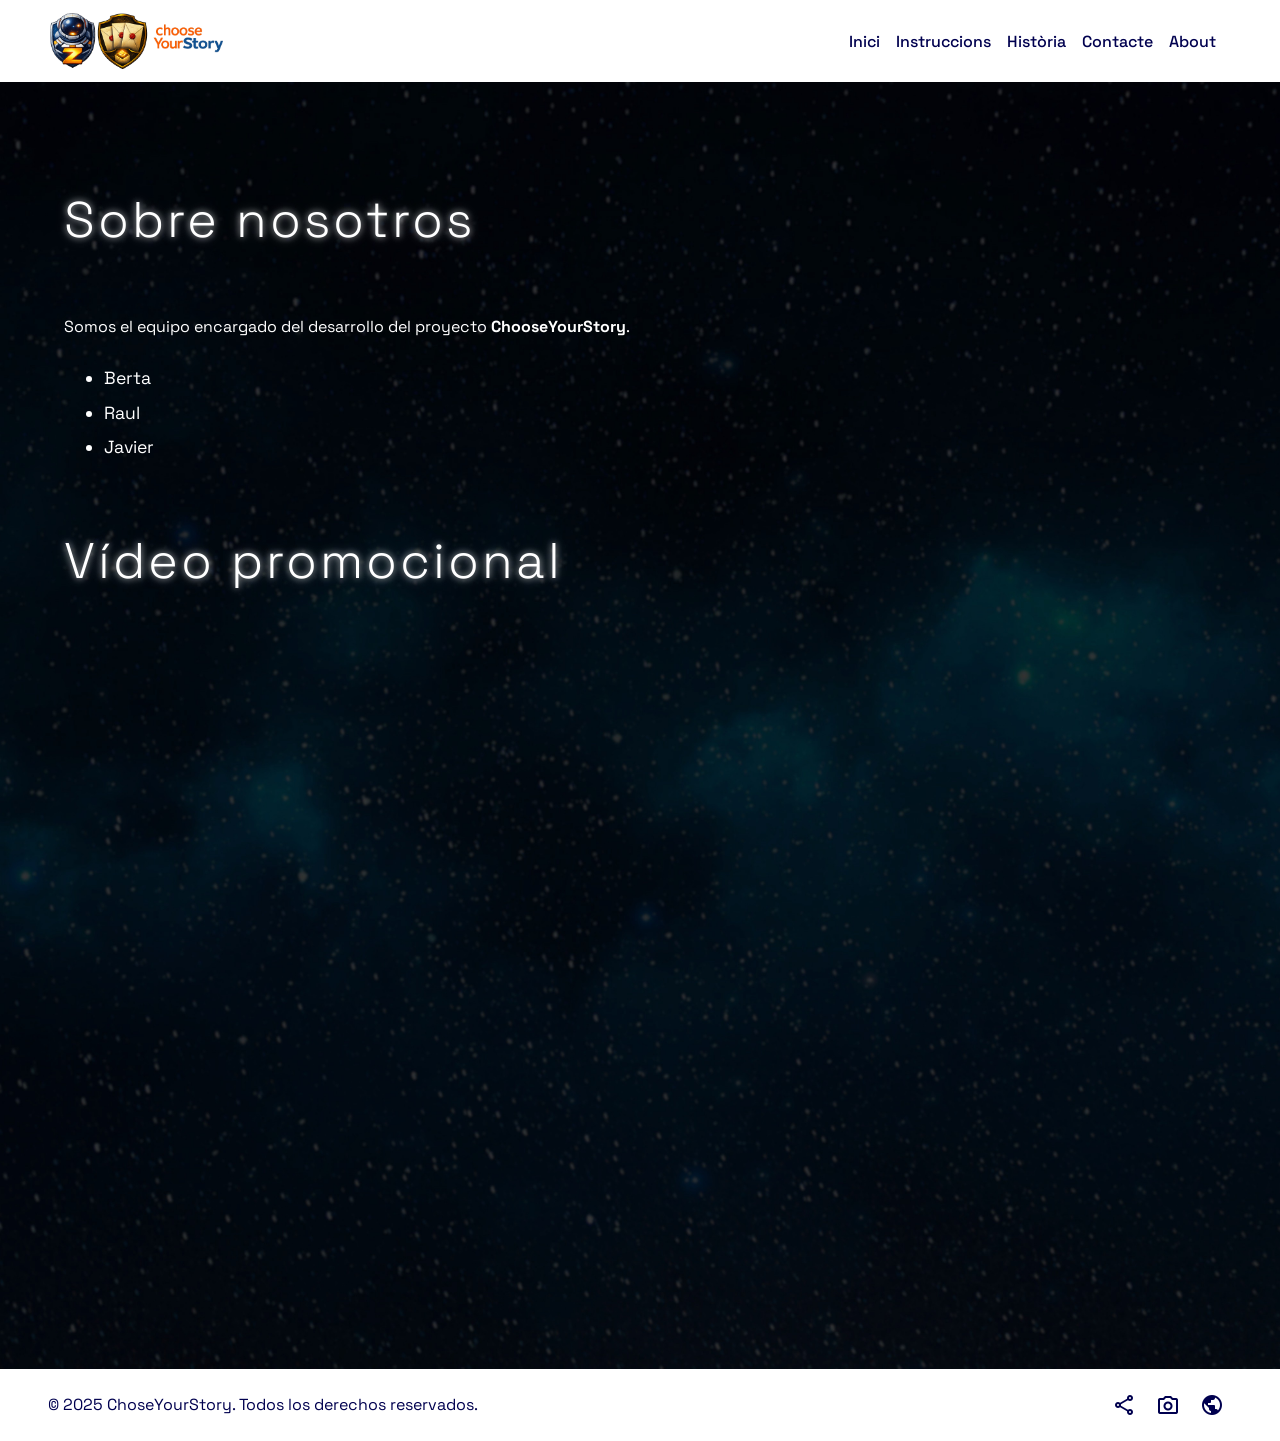
<file: M04/about.html>
<!DOCTYPE html>
<html lang="en">
<head>
    <meta charset="UTF-8">
    <meta name="viewport" content="width=device-width, initial-scale=1.0">
    <title>Document</title>
    <link rel="stylesheet" href="style.css">

    <link rel="preconnect" href="https://fonts.googleapis.com">
    <link rel="preconnect" href="https://fonts.gstatic.com" crossorigin>
    <link href="https://fonts.googleapis.com/css2?family=Space+Grotesk:wght@400;500;700&display=swap" rel="stylesheet">

    <link rel="stylesheet"href="https://fonts.googleapis.com/css2?family=Material+Symbols+Outlined:opsz,wght,FILL,GRAD@24,400,0,0" />

</head>
<header class="header">
        <div class="contenedor_header">
    
            <img src="./Assets/Logo.png" alt="" class="logo">
       
        <input type="checkbox" id="menu-toggle" class="checkbox-menu">

        <nav class="nav_header">
            <a href="./index.html">Inici</a>
            <a href="./instrucciones.html">Instruccions</a>
            <a href="./historia.html">Història</a>
            <a href="./contact.html">Contacte</a>
            <a href="./about.html">About</a>
        </nav>

        <label for="menu-toggle" class="boton_menu" aria-label="Abrir menú">
            <span></span>
            <span></span>
            <span></span>
        </label>

        </div>
    </header>
<body>

    <main class="about">

  
    <section class="team">
        <h2>Sobre nosotros</h2>
        <p>Somos el equipo encargado del desarrollo del proyecto <strong>ChooseYourStory</strong>.</p>

        <ul>
            <li>Berta</li>
            <li>Raul</li>
            <li>Javier</li>
            
        </ul>
    </section>

    
    <section class="promo">
        <h2>Vídeo promocional</h2>

        <div class="video">
           <iframe width="560" height="315" src="https://www.youtube.com/embed/pKFUZ10Wmbw?si=RFpMBSkx4QBXZ0P6" title="YouTube video player" frameborder="0" allow="accelerometer; autoplay; clipboard-write; encrypted-media; gyroscope; picture-in-picture; web-share" referrerpolicy="strict-origin-when-cross-origin" allowfullscreen></iframe>
        </div>
    </section>

</main>



 <footer class="footer" aria-label="Peu de pàgina">
    <div class="footer-container">
        <p>&copy; 2025 ChoseYourStory. Todos los derechos reservados.</p>
        <div class="social" aria-label="Xarxes socials">

            <a href="https://x.com" target="_blank" aria-label="X (Twitter)">
            <span class="material-symbols-outlined">share</span>
            </a>

            <a href="https://www.instagram.com" target="_blank" aria-label="Instagram">
            <span class="material-symbols-outlined">photo_camera</span>
        <a href="https://www.facebook.com" target="_blank" aria-label="Facebook">
            <span class="material-symbols-outlined">public</span>
        </a>

        </div>
    </div>
</footer>

    
</body>
</html>
</file>
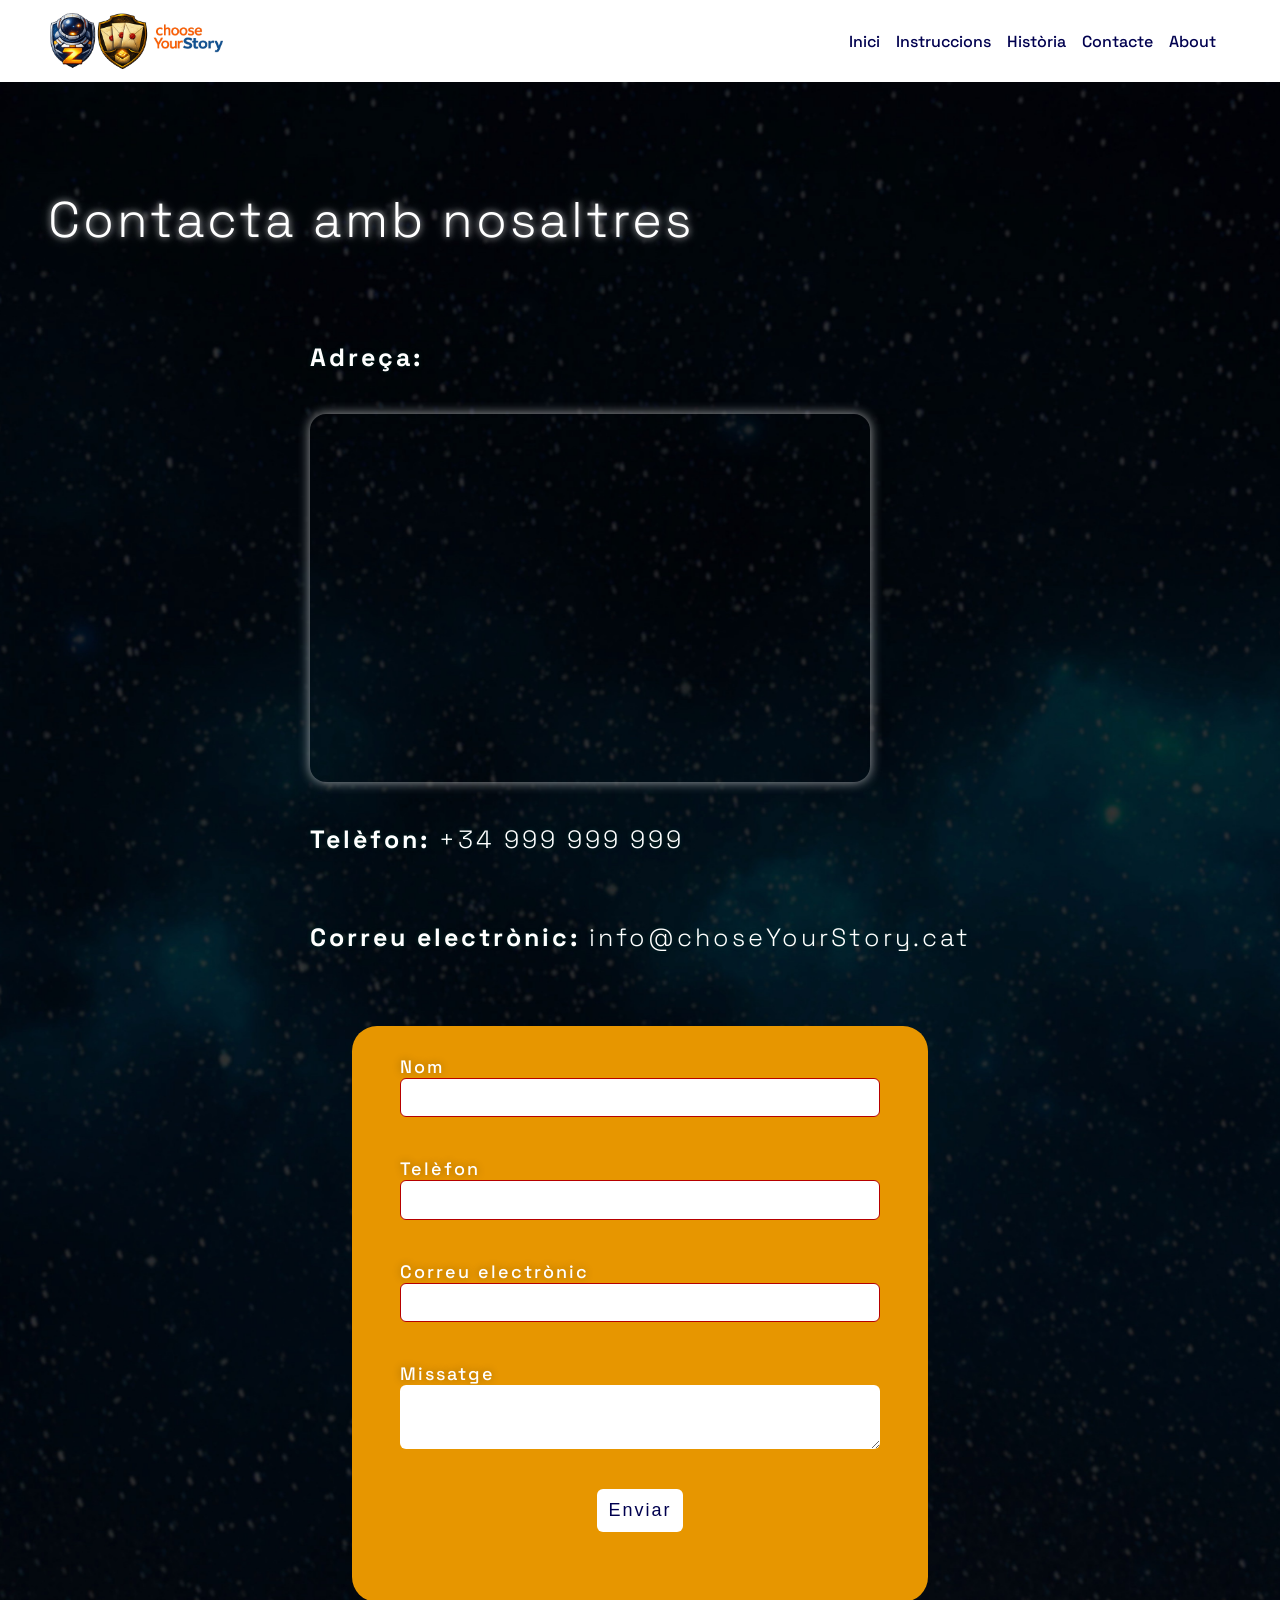
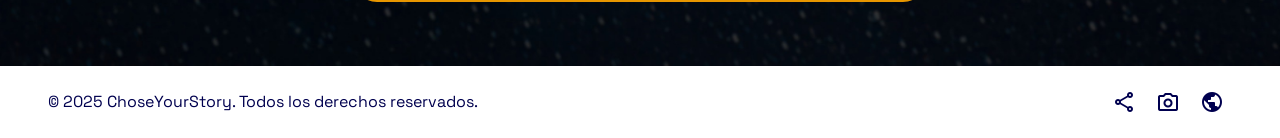
<file: M04/contact.html>
<!DOCTYPE html>
<html lang="en">
<head>
    <meta charset="UTF-8">
    <meta name="viewport" content="width=device-width, initial-scale=1.0">
    <title>Document</title>
    <link rel="stylesheet" href="style.css">

    <link rel="preconnect" href="https://fonts.googleapis.com">
    <link rel="preconnect" href="https://fonts.gstatic.com" crossorigin>
    <link href="https://fonts.googleapis.com/css2?family=Space+Grotesk:wght@400;500;700&display=swap" rel="stylesheet">

    <link rel="stylesheet"href="https://fonts.googleapis.com/css2?family=Material+Symbols+Outlined:opsz,wght,FILL,GRAD@24,400,0,0" />

</head>
<body>
 <header class="header">
        <div class="contenedor_header">
    
            <img src="./Assets/Logo.png" alt="" class="logo">
       
        <input type="checkbox" id="menu-toggle" class="checkbox-menu">

        <nav class="nav_header">
            <a href="./index.html">Inici</a>
            <a href="./instrucciones.html">Instruccions</a>
            <a href="./historia.html">Història</a>
            <a href="./contact.html">Contacte</a>
            <a href="./about.html">About</a>
        </nav>

        <label for="menu-toggle" class="boton_menu" aria-label="Abrir menú">
            <span></span>
            <span></span>
            <span></span>
        </label>

        </div>
    </header>

 


  <section class="seccion-contacto">
    <h2 class="titulo-seccion">Contacta amb nosaltres</h2>
    

    <div class="contenedor-contacto">
        <div class="info-contacto">
        <p><strong>Adreça:</strong></p>
        <div class="mapa-contacto">
            <iframe src="https://www.google.com/maps/embed?pb=!1m18!1m12!1m3!1d941219.8809662719!2d-116.0188325772589!3d37.049555036444886!2m3!1f0!2f0!3f0!3m2!1i1024!2i768!4f13.1!3m3!1m2!1s0x80b81baaba3e8c81%3A0x970427e38e6237ae!2s%C3%81rea%2051%2C%20Nevada%2C%20EE.%20UU.!5e0!3m2!1ses!2ses!4v1768575977630!5m2!1ses!2ses" width="600" height="450" style="border:0;" allowfullscreen="" loading="lazy" referrerpolicy="no-referrer-when-downgrade"></iframe>
        </div>

        <p><strong>Telèfon:</strong> <a href="tel:+34999999999">+34 999 999 999</a></p>
        <p><strong>Correu electrònic:</strong> <a href="mailto:info@codisecret.cat">info@choseYourStory.cat</a></p>
        </div>

    
        <form class="formulario-contacto">
        <label>Nom</label>
        <input type="text" required pattern="[A-Za-zÀ-ÿ\s]{3,40}">

        <label>Telèfon</label>
        <input type="tel" required pattern="[0-9]{9}">

        <label>Correu electrònic</label>
        <input type="email" required>

        <label>Missatge</label>
        <textarea required></textarea>

        <button type="submit" class="btn">Enviar</button>
        </form>
    </div>

    </section>

    <footer class="footer" aria-label="Peu de pàgina">
    <div class="footer-container">
        <p>&copy; 2025 ChoseYourStory. Todos los derechos reservados.</p>
        <div class="social" aria-label="Xarxes socials">

            <a href="https://x.com" target="_blank" aria-label="X (Twitter)">
            <span class="material-symbols-outlined">share</span>
            </a>

            <a href="https://www.instagram.com" target="_blank" aria-label="Instagram">
            <span class="material-symbols-outlined">photo_camera</span>
        <a href="https://www.facebook.com" target="_blank" aria-label="Facebook">
            <span class="material-symbols-outlined">public</span>
        </a>

        </div>
    </div>
</footer>
















    
</body>
</html>
</file>
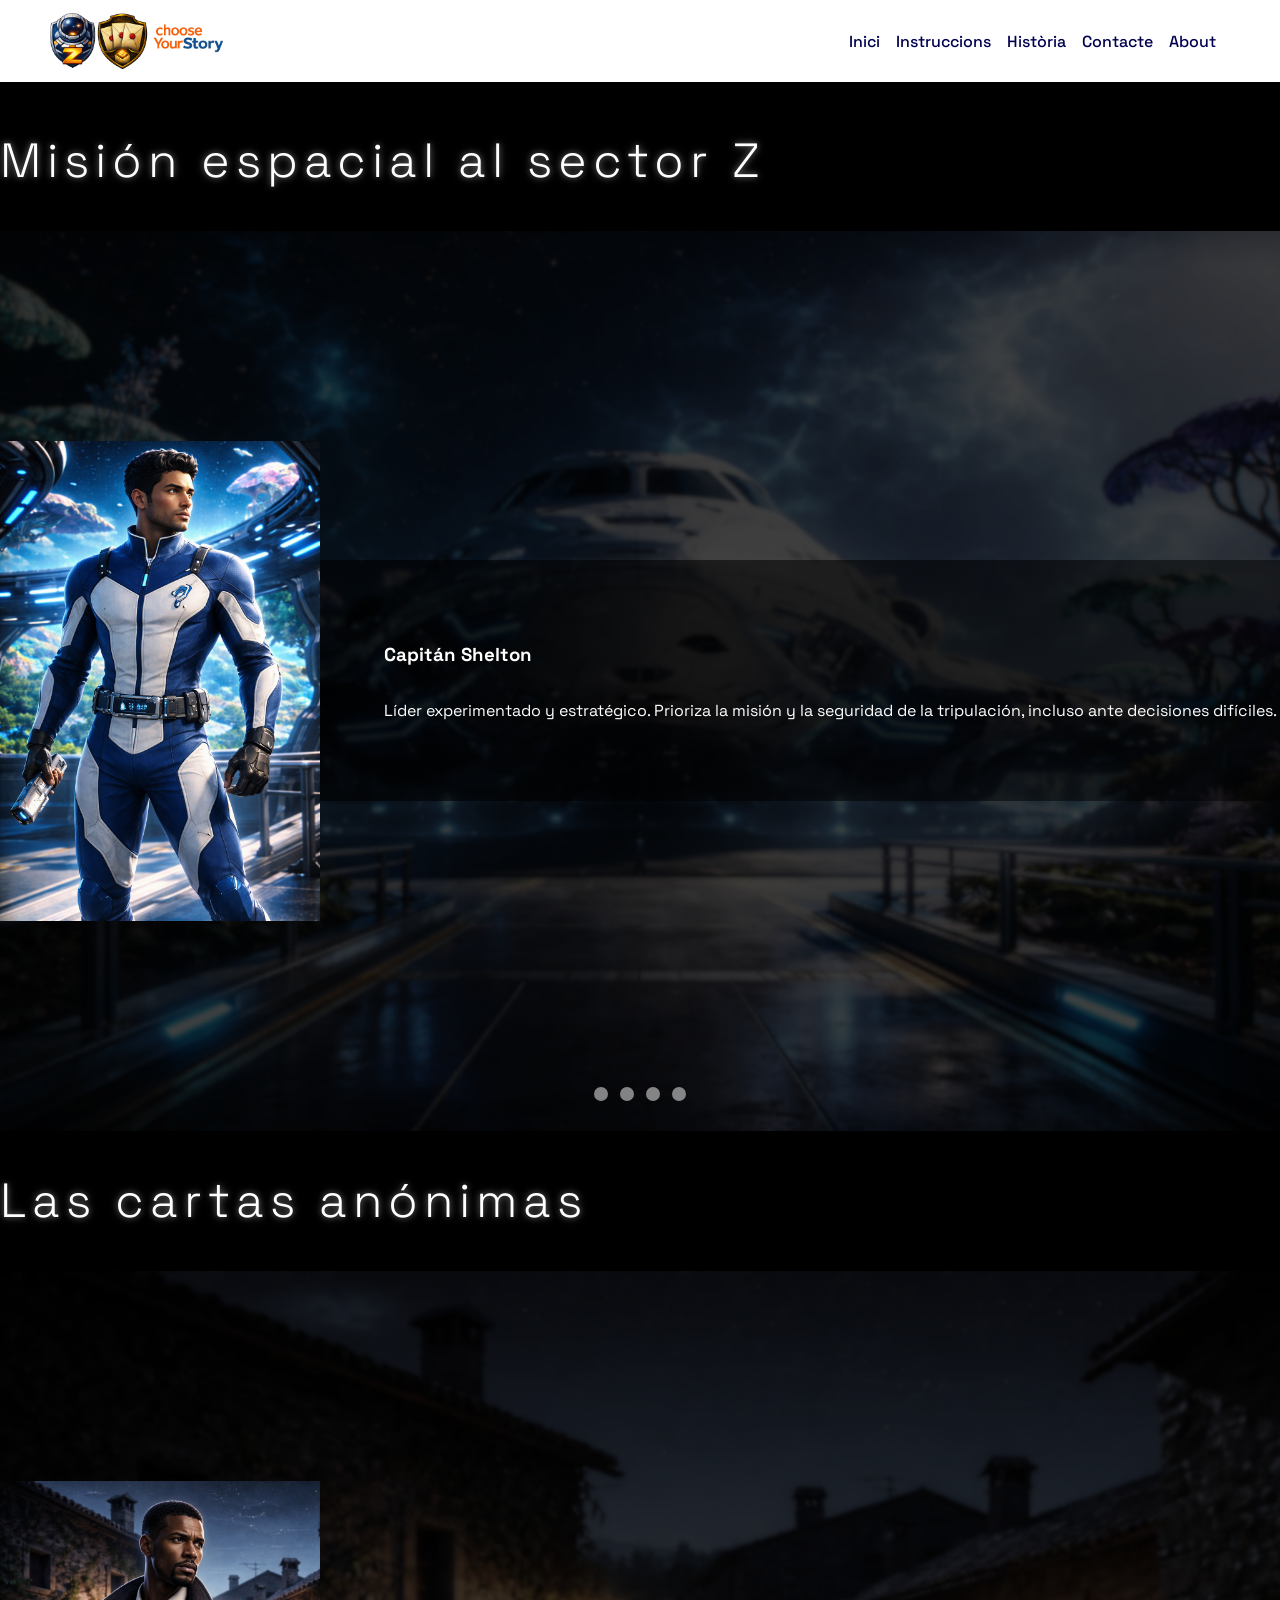
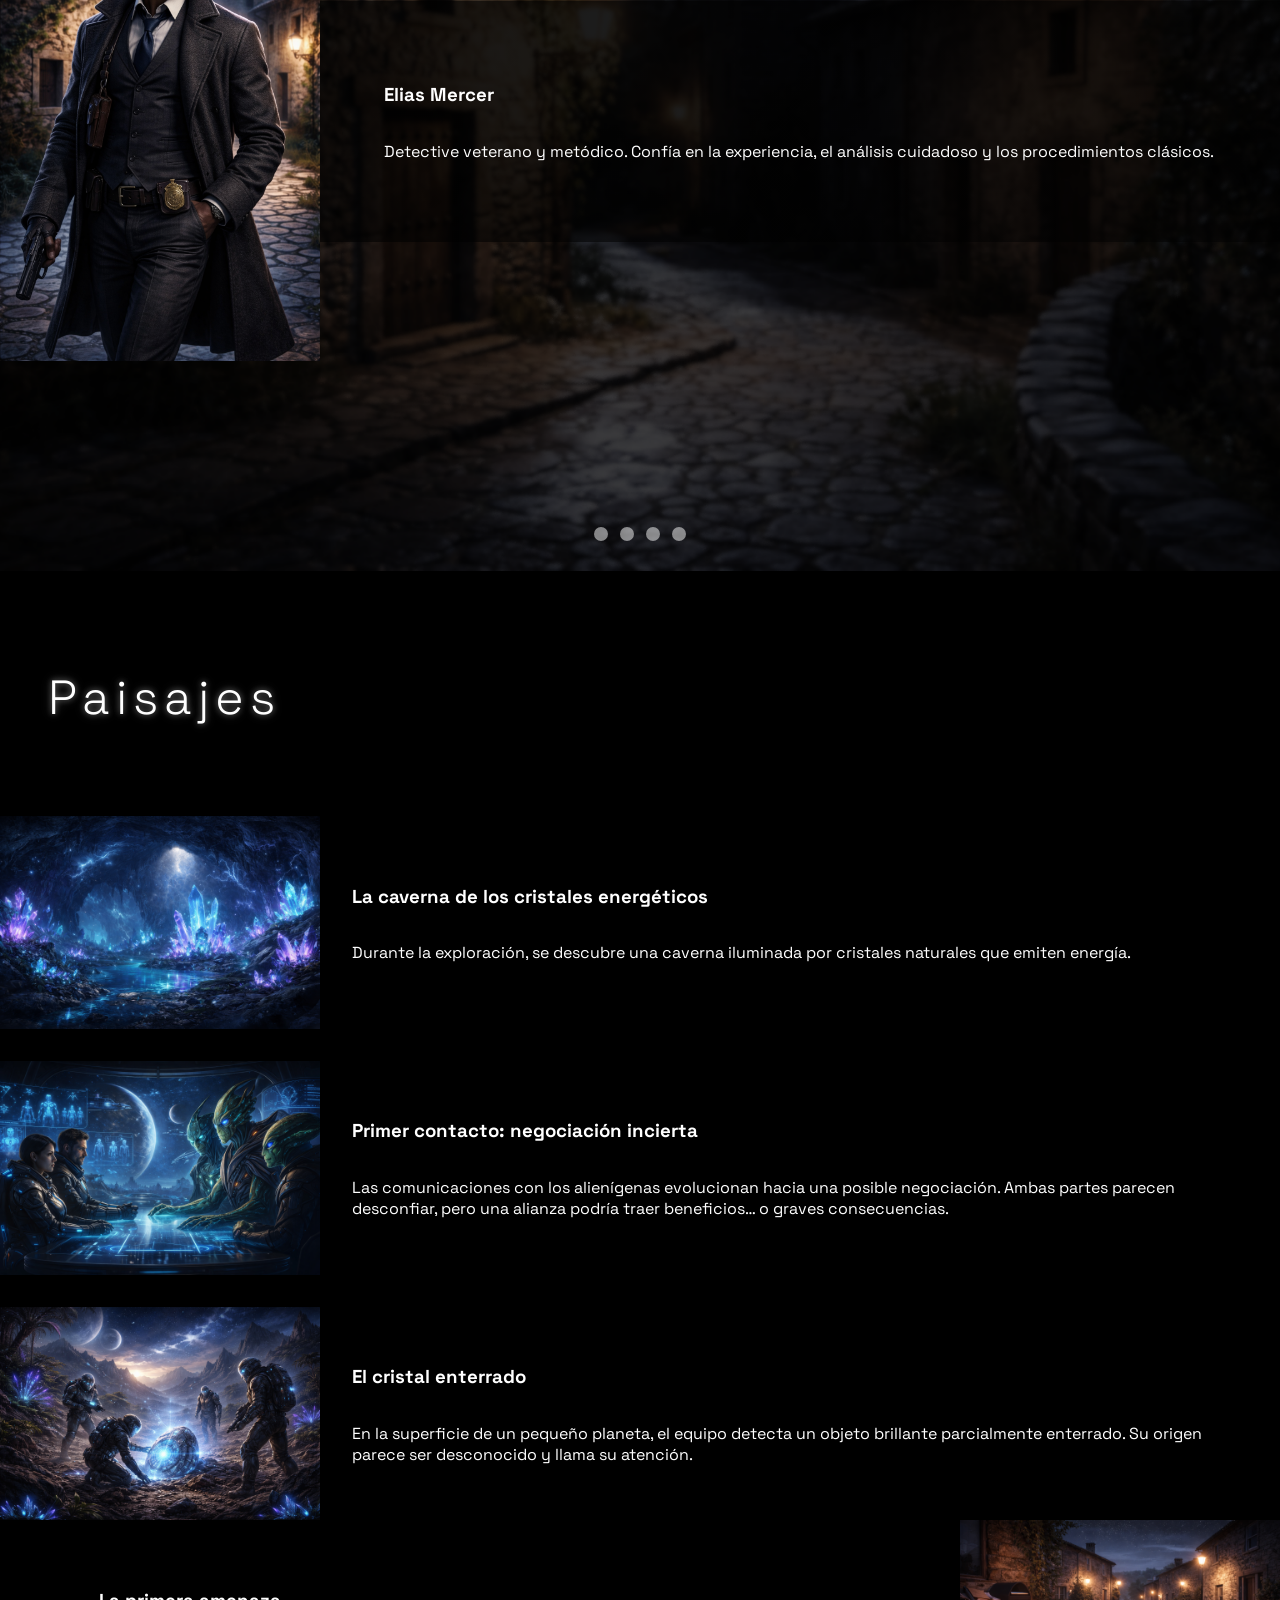
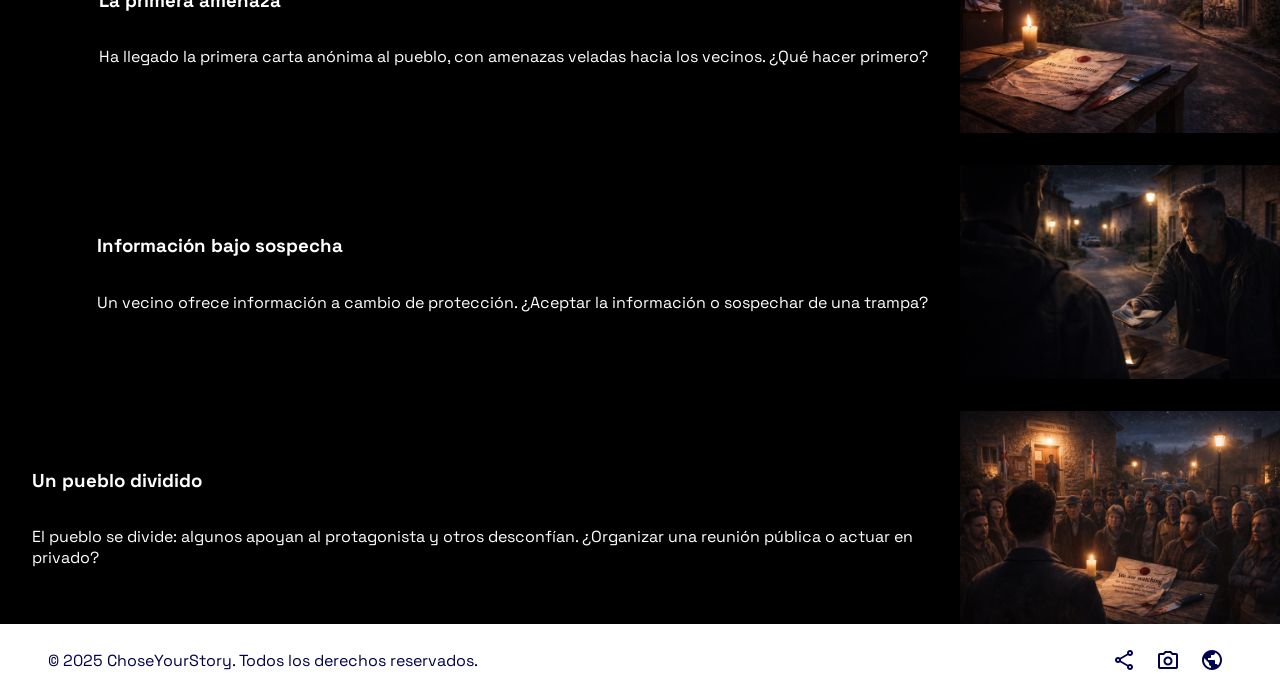
<file: M04/historia.html>
<!DOCTYPE html>
<html lang="en">
<head>
    <meta charset="UTF-8">
    <meta name="viewport" content="width=device-width, initial-scale=1.0">
    <title>Document</title>
    <link rel="stylesheet" href="style.css">

    <link rel="preconnect" href="https://fonts.googleapis.com">
    <link rel="preconnect" href="https://fonts.gstatic.com" crossorigin>
    <link href="https://fonts.googleapis.com/css2?family=Space+Grotesk:wght@400;500;700&display=swap" rel="stylesheet">

    <link rel="stylesheet"href="https://fonts.googleapis.com/css2?family=Material+Symbols+Outlined:opsz,wght,FILL,GRAD@24,400,0,0" />

</head>

<body>
<header class="header">
        <div class="contenedor_header">
    
            <img src="./Assets/Logo.png" alt="" class="logo">
       
        <input type="checkbox" id="menu-toggle" class="checkbox-menu">

        <nav class="nav_header">
            <a href="./index.html">Inici</a>
            <a href="./instrucciones.html">Instruccions</a>
            <a href="./historia.html">Història</a>
            <a href="./contact.html">Contacte</a>
            <a href="./about.html">About</a>
        </nav>

        <label for="menu-toggle" class="boton_menu" aria-label="Abrir menú">
            <span></span>
            <span></span>
            <span></span>
        </label>

        </div>
</header>
<section class="Personajes">
    <h1>Misión espacial al sector Z</h1>
<section class="carrusel carrusel-aventura1">
   

  <input type="radio" name="carrusel1" id="a1-1" checked>
  <input type="radio" name="carrusel1" id="a1-2">
  <input type="radio" name="carrusel1" id="a1-3">
  <input type="radio" name="carrusel1" id="a1-4">

  <div class="contenedor-diapositivas">

    <div class="diapositiva">
      <img src="./Assets/Shelton.png">
      <div class="texto-carrusel">
        <h3>Capitán Shelton</h3>
        <p>Líder experimentado y estratégico. Prioriza la misión y la seguridad de la tripulación, incluso ante decisiones difíciles.</p>
      </div>
    </div>

    <div class="diapositiva">
      <img src="./Assets/Ramirez.png">
      <div class="texto-carrusel">
        <h3>Ingeniera Jefe Ramirez</h3>
        <p>Experta técnica e improvisadora nata. Mantiene la nave operativa frente a cualquier daño o fallo crítico.</p>
      </div>
    </div>

    <div class="diapositiva">
      <img src="./Assets/Tanaka.png">
      <div class="texto-carrusel">
        <h3>Médico de la Nave Tanaka</h3>
        <p>Médico meticuloso y ético. Vela por la salud física y mental de la tripulación en entornos desconocidos.</p>
      </div>
    </div>

    <div class="diapositiva">
      <img src="./Assets/Kane.png">
      <div class="texto-carrusel">
        <h3>Especialista en Comunicaciones Kane</h3>
        <p>Analista de señales y transmisiones. Detecta amenazas y descifra mensajes clave del espacio profundo</p>

      </div>
    </div>

  </div>

  <div class="navegacion">
    <label for="a1-1"></label>
    <label for="a1-2"></label>
    <label for="a1-3"></label>
    <label for="a1-4"></label>
  </div>

</section>




<h1>Las cartas anónimas</h1>
<section class="carrusel carrusel-aventura2">

  <input type="radio" name="carrusel2" id="a2-1" checked>
  <input type="radio" name="carrusel2" id="a2-2">
  <input type="radio" name="carrusel2" id="a2-3">
  <input type="radio" name="carrusel2" id="a2-4">

 
  <div class="contenedor-diapositivas">

    <div class="diapositiva">
      <img src="./Assets/Elias_Mercer.png" alt="">
      <div class="texto-carrusel">
        <h3>Elias Mercer</h3>
        <p>Detective veterano y metódico. Confía en la experiencia, el análisis cuidadoso y los procedimientos clásicos.</p>
      </div>
    </div>

    <div class="diapositiva">
      <img src="./Assets/Cleo_Bradford.png" alt="">
      <div class="texto-carrusel">
        <h3>Cleo Bradford</h3>
        <p>Joven analista de crímenes, intuitiva y perspicaz. Detecta patrones que otros pasan por alto.</p>
      </div>
    </div>

    <div class="diapositiva">
      <img src="./Assets/Dante_Ruiz.png" alt="">
      <div class="texto-carrusel">
        <h3>Dante Ruiz</h3>
        <p>Detective rebelde guiado por su instinto. No siempre sigue las normas, pero suele llegar a la verdad.</p>
      </div>
    </div>

    <div class="diapositiva">
      <img src="./Assets/Colin_Drake.png" alt="">
      <div class="texto-carrusel">
        <h3>Colin Drake</h3>
        <p>Oficial de policía rutinario, de moral ambigua. Cumple órdenes, aunque sus decisiones no siempre son claras.</p>
      </div>
    </div>

  </div>

  
  <div class="navegacion">
    <label for="a2-1"></label>
    <label for="a2-2"></label>
    <label for="a2-3"></label>
    <label for="a2-4"></label>
  </div>

</section>
</section>

<section class="paisajes-espacio">
  <h1>Paisajes</h1>
</section>
<section class="paisajes_aventura1">
  <div class="diapositiva2">
      <img src="./Assets/caverna_cristales.png" alt="">
      <div class="escenas-juego">
        <h3>La caverna de los cristales energéticos</h3>
        <p>Durante la exploración, se descubre una caverna iluminada por cristales naturales que emiten energía.</p>
      </div>
    </div>

    <div class="diapositiva2">
      <img src="./Assets/negociaciones.png" alt="">
      <div class="escenas-juego">
        <h3>Primer contacto: negociación incierta</h3>
        <p>Las comunicaciones con los alienígenas evolucionan hacia una posible negociación. Ambas partes parecen desconfiar, pero una alianza podría traer beneficios… o graves consecuencias.</p>
      </div>
    </div>

    <div class="diapositiva3">
      <img src="./Assets/mineral_energetico.png" alt="">
      <div class="escenas-juego">
        <h3>El cristal enterrado</h3>
        <p>En la superficie de un pequeño planeta, el equipo detecta un objeto brillante parcialmente enterrado. Su origen parece ser desconocido y llama su atención.</p>
      </div>

</section>

<section class="paisajes_aventura2">
   <div class="diapositiva2">
      <img src="./Assets/amenaza.png" alt="">
      <div class="escenas-juego">
        <h3>La primera amenaza</h3>
        <p>Ha llegado la primera carta anónima al pueblo, con amenazas veladas hacia los vecinos. ¿Qué hacer primero?</p>
      </div>
    </div>

    <div class="diapositiva2">
      <img src="./Assets/proteccion.png" alt="">
      <div class="escenas-juego">
        <h3>Información bajo sospecha</h3>
        <p>Un vecino ofrece información a cambio de protección. ¿Aceptar la información o sospechar de una trampa?</p>
      </div>
    </div>

    <div class="diapositiva3">
      <img src="./Assets/reunion_vecinos.png" alt="">
      <div class="escenas-juego">
        <h3>Un pueblo dividido</h3>
        <p>El pueblo se divide: algunos apoyan al protagonista y otros desconfían. ¿Organizar una reunión pública o actuar en privado?</p>
      </div>

</section>

 <footer class="footer" aria-label="Peu de pàgina">
    <div class="footer-container">
        <p>&copy; 2025 ChoseYourStory. Todos los derechos reservados.</p>
        <div class="social" aria-label="Xarxes socials">

            <a href="https://x.com" target="_blank" aria-label="X (Twitter)">
            <span class="material-symbols-outlined">share</span>
            </a>

            <a href="https://www.instagram.com" target="_blank" aria-label="Instagram">
            <span class="material-symbols-outlined">photo_camera</span>
        <a href="https://www.facebook.com" target="_blank" aria-label="Facebook">
            <span class="material-symbols-outlined">public</span>
        </a>

        </div>
    </div>
</footer>



</body>

</html>
</file>
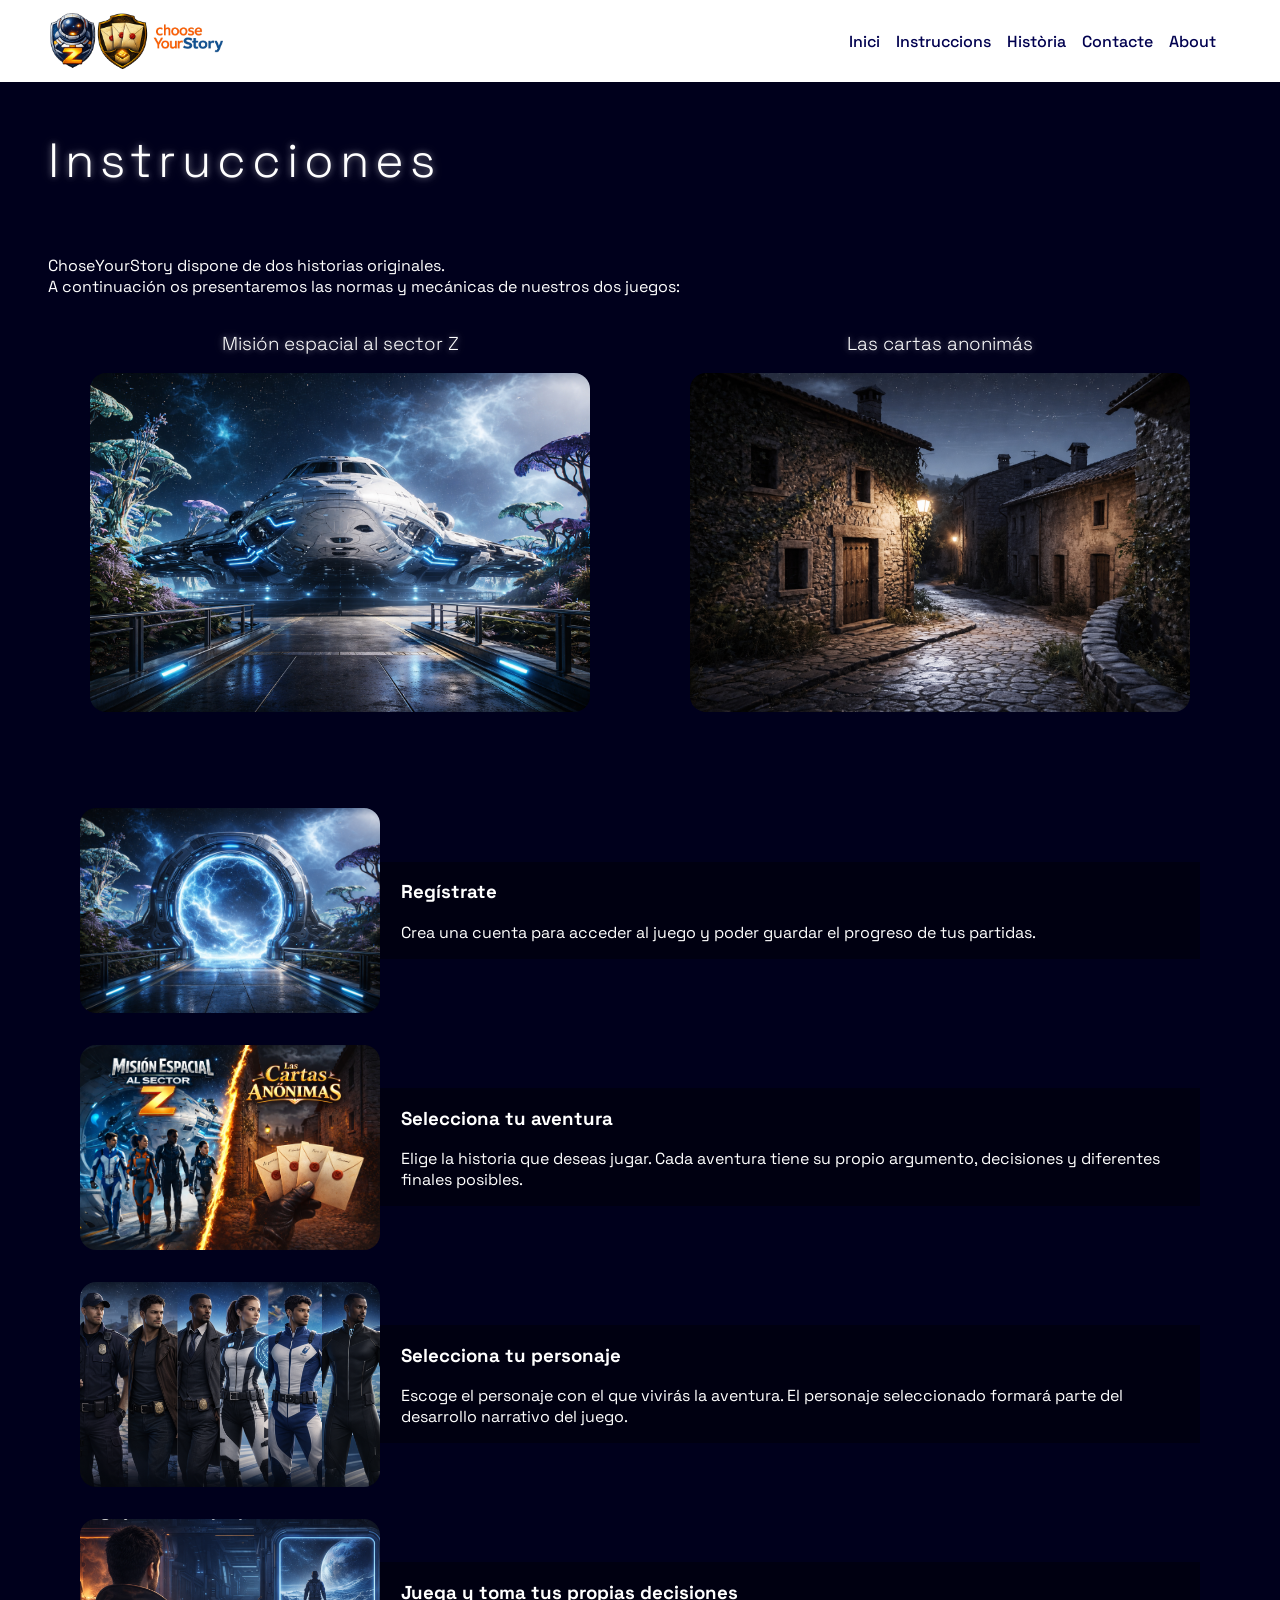
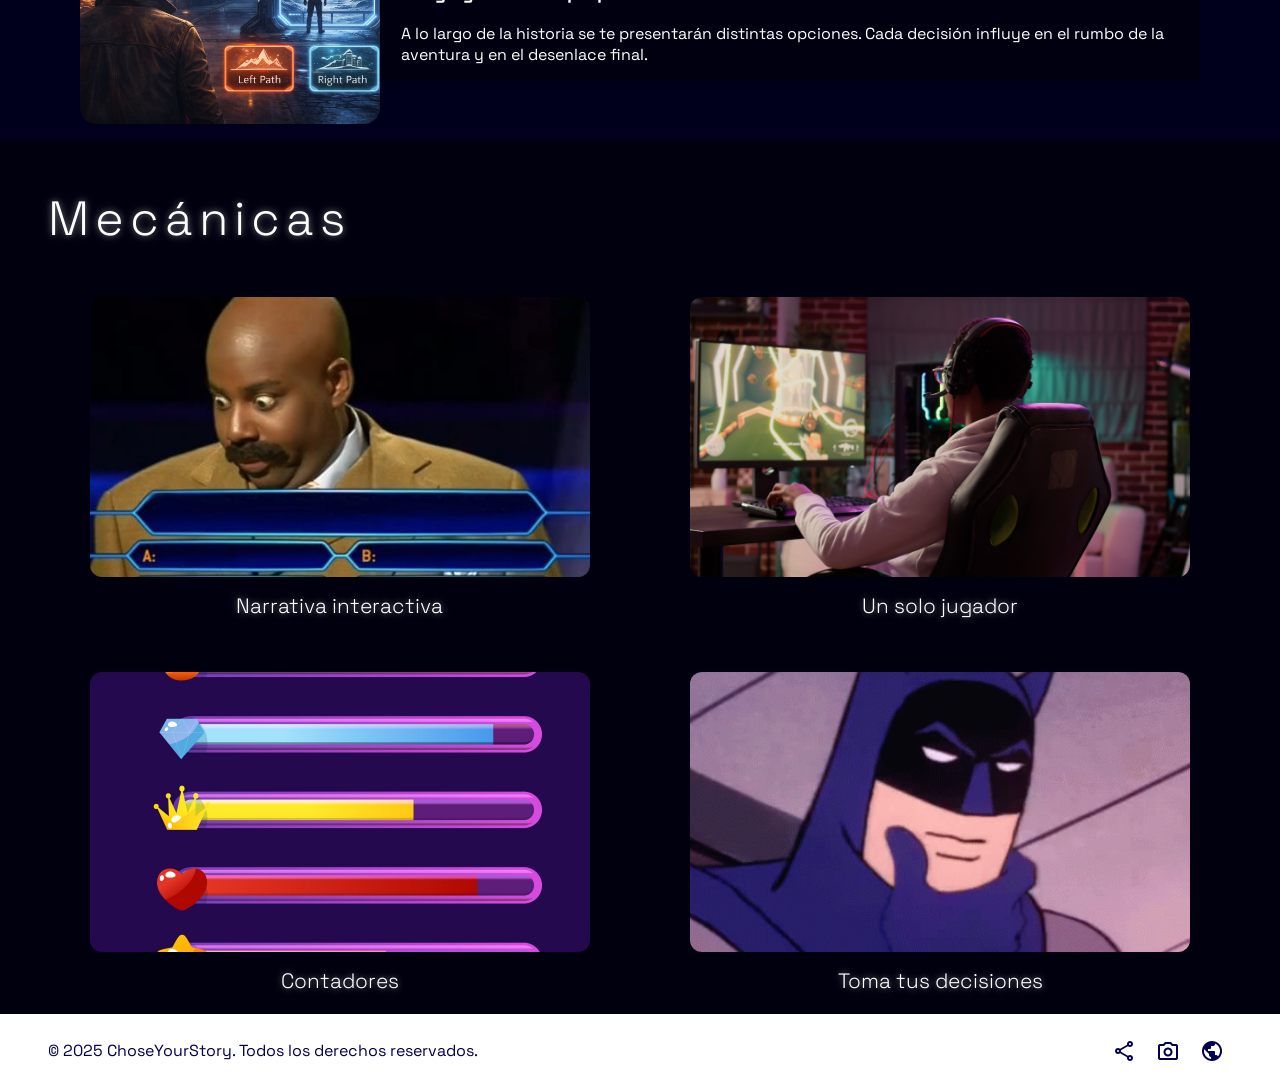
<file: M04/instrucciones.html>
<!DOCTYPE html>
<html lang="en">
<head>
    <meta charset="UTF-8">
    <meta name="viewport" content="width=device-width, initial-scale=1.0">
    <title>Document</title>
    <link rel="stylesheet" href="style.css">

    <link rel="preconnect" href="https://fonts.googleapis.com">
    <link rel="preconnect" href="https://fonts.gstatic.com" crossorigin>
    <link href="https://fonts.googleapis.com/css2?family=Space+Grotesk:wght@400;500;700&display=swap" rel="stylesheet">

    <link rel="stylesheet"href="https://fonts.googleapis.com/css2?family=Material+Symbols+Outlined:opsz,wght,FILL,GRAD@24,400,0,0" />

</head>
<header class="header">
        <div class="contenedor_header">
    
            <img src="./Assets/Logo.png" alt="" class="logo">
       
        <input type="checkbox" id="menu-toggle" class="checkbox-menu">

        <nav class="nav_header">
            <a href="./index.html">Inici</a>
            <a href="./instrucciones.html">Instruccions</a>
            <a href="./historia.html">Història</a>
            <a href="./contact.html">Contacte</a>
            <a href="./about.html">About</a>
        </nav>

        <label for="menu-toggle" class="boton_menu" aria-label="Abrir menú">
            <span></span>
            <span></span>
            <span></span>
        </label>

        </div>
    </header>
<body>

    <main class="instrucciones">
        <section class="introduccion-instrucciones">
            <div class="contenedor-instrucciones">
                <div class="texto-instrucciones">
                     <h1>Instrucciones</h1>
                     <p>ChoseYourStory dispone de dos historias originales. <br>A continuación os presentaremos las normas y mecánicas de nuestros dos juegos: </p>

                </div>
                <div class="imagenes-contenedor-instrucciones">
                    <div class="imagenes-texto">
                        <h3>Misión espacial al sector Z</h3>
                        <div class="imagen-instruccion">
                            <img src="./Assets/fondo_mision_espacia1.png" alt="">
                        </div>      
                    </div>

                    <div class="imagenes-contenedor-instrucciones">
                    <div class="imagenes-texto">
                        <h3>Las cartas anonimás</h3>
                        <div class="imagen-instruccion">
                            <img src="./Assets/fondo_cartas_anonimas1.png" alt="">
                        </div>      
                    </div>
                </div>
        </section>

        <section class="como-jugar">
            <div class="imagenes-contenedor-jugar">
                    <div class="imagenes-texto-jugar">
                        <div class="imagenes-jugar">
                            <img src="./Assets/registrate.png" alt="">
                        </div>
                        <div  class="texto-jugar">
                        <h3>Regístrate</h3>
                        <p>Crea una cuenta para acceder al juego y poder guardar el progreso de tus partidas.</p>
                        </div>    
                    </div>
            </div>
            <div class="imagenes-contenedor-jugar">
                    <div class="imagenes-texto-jugar">
                        <div class="imagenes-jugar">
                            <img src="./Assets/elige_aventura.png" alt="">
                        </div>
                        <div  class="texto-jugar">
                        <h3>Selecciona tu aventura</h3>
                        <p>Elige la historia que deseas jugar. Cada aventura tiene su propio argumento, decisiones y diferentes finales posibles.</p>
                        </div>    
                    </div>
            </div>

            <div class="imagenes-contenedor-jugar">
                    <div class="imagenes-texto-jugar">
                        <div class="imagenes-jugar">
                            <img src="./Assets/elige_personaje.png" alt="">
                        </div>
                        <div  class="texto-jugar">
                        <h3>Selecciona tu personaje</h3>
                        <p>Escoge el personaje con el que vivirás la aventura. El personaje seleccionado formará parte del desarrollo narrativo del juego.</p>
                        </div>    
                    </div>
            </div>

            <div class="imagenes-contenedor-jugar">
                    <div class="imagenes-texto-jugar">
                        <div class="imagenes-jugar">
                            <img src="./Assets/juega-final.png" alt="">
                        </div>
                        <div  class="texto-jugar">
                        <h3>Juega y toma tus propias decisiones</h3>
                        <p>A lo largo de la historia se te presentarán distintas opciones. Cada decisión influye en el rumbo de la aventura y en el desenlace final.</p>
                        </div>    
                    </div>
            </div>

        </section>
    </main>
<section class="mecanica-juego1">
    <h1>Mecánicas</h1>

    <div class="contenedor-mecanica">

        <div class="tarjeta-mecanica">
            <div class="imagen-mecanica">
                <img src="./Assets/narrativa_interactiva.jpg" alt="Narrativa interactiva">
                <div class="overlay">
                    <p>
                        La historia evoluciona según las decisiones que tomes,
                        creando distintos caminos y finales posibles.
                    </p>
                </div>
            </div>
            <h3>Narrativa interactiva</h3>
        </div>

        <div class="tarjeta-mecanica">
            <div class="imagen-mecanica">
                <img src="./Assets/solo_jugador.jpg" alt="Un solo jugador">
                <div class="overlay">
                    <p>
                        Vive la experiencia en solitario, tomando decisiones
                        que afectan únicamente a tu propia aventura.
                    </p>
                </div>
            </div>
            <h3>Un solo jugador</h3>
        </div>

        <div class="tarjeta-mecanica">
            <div class="imagen-mecanica">
                <img src="./Assets/contador_vida.jpg" alt="Sistema de contadores">
                <div class="overlay">
                    <p>
                        Gestiona contadores como tripulación, nave o estados
                        que cambian a lo largo del juego.
                    </p>
                </div>
            </div>
            <h3>Contadores</h3>
        </div>

        <div class="tarjeta-mecanica">
            <div class="imagen-mecanica">
                <img src="./Assets/Toma_decisiones.png" alt="Toma de decisiones">
                <div class="overlay">
                    <p>
                        Cada elección influye en la historia y en el destino
                        de los personajes.
                    </p>
                </div>
            </div>
            <h3>Toma tus decisiones</h3>
        </div>

    </div>
</section>

 <footer class="footer" aria-label="Peu de pàgina">
    <div class="footer-container">
        <p>&copy; 2025 ChoseYourStory. Todos los derechos reservados.</p>
        <div class="social" aria-label="Xarxes socials">

            <a href="https://x.com" target="_blank" aria-label="X (Twitter)">
            <span class="material-symbols-outlined">share</span>
            </a>

            <a href="https://www.instagram.com" target="_blank" aria-label="Instagram">
            <span class="material-symbols-outlined">photo_camera</span>
        <a href="https://www.facebook.com" target="_blank" aria-label="Facebook">
            <span class="material-symbols-outlined">public</span>
        </a>

        </div>
    </div>
</footer>

    
</body>
</html>
</file>
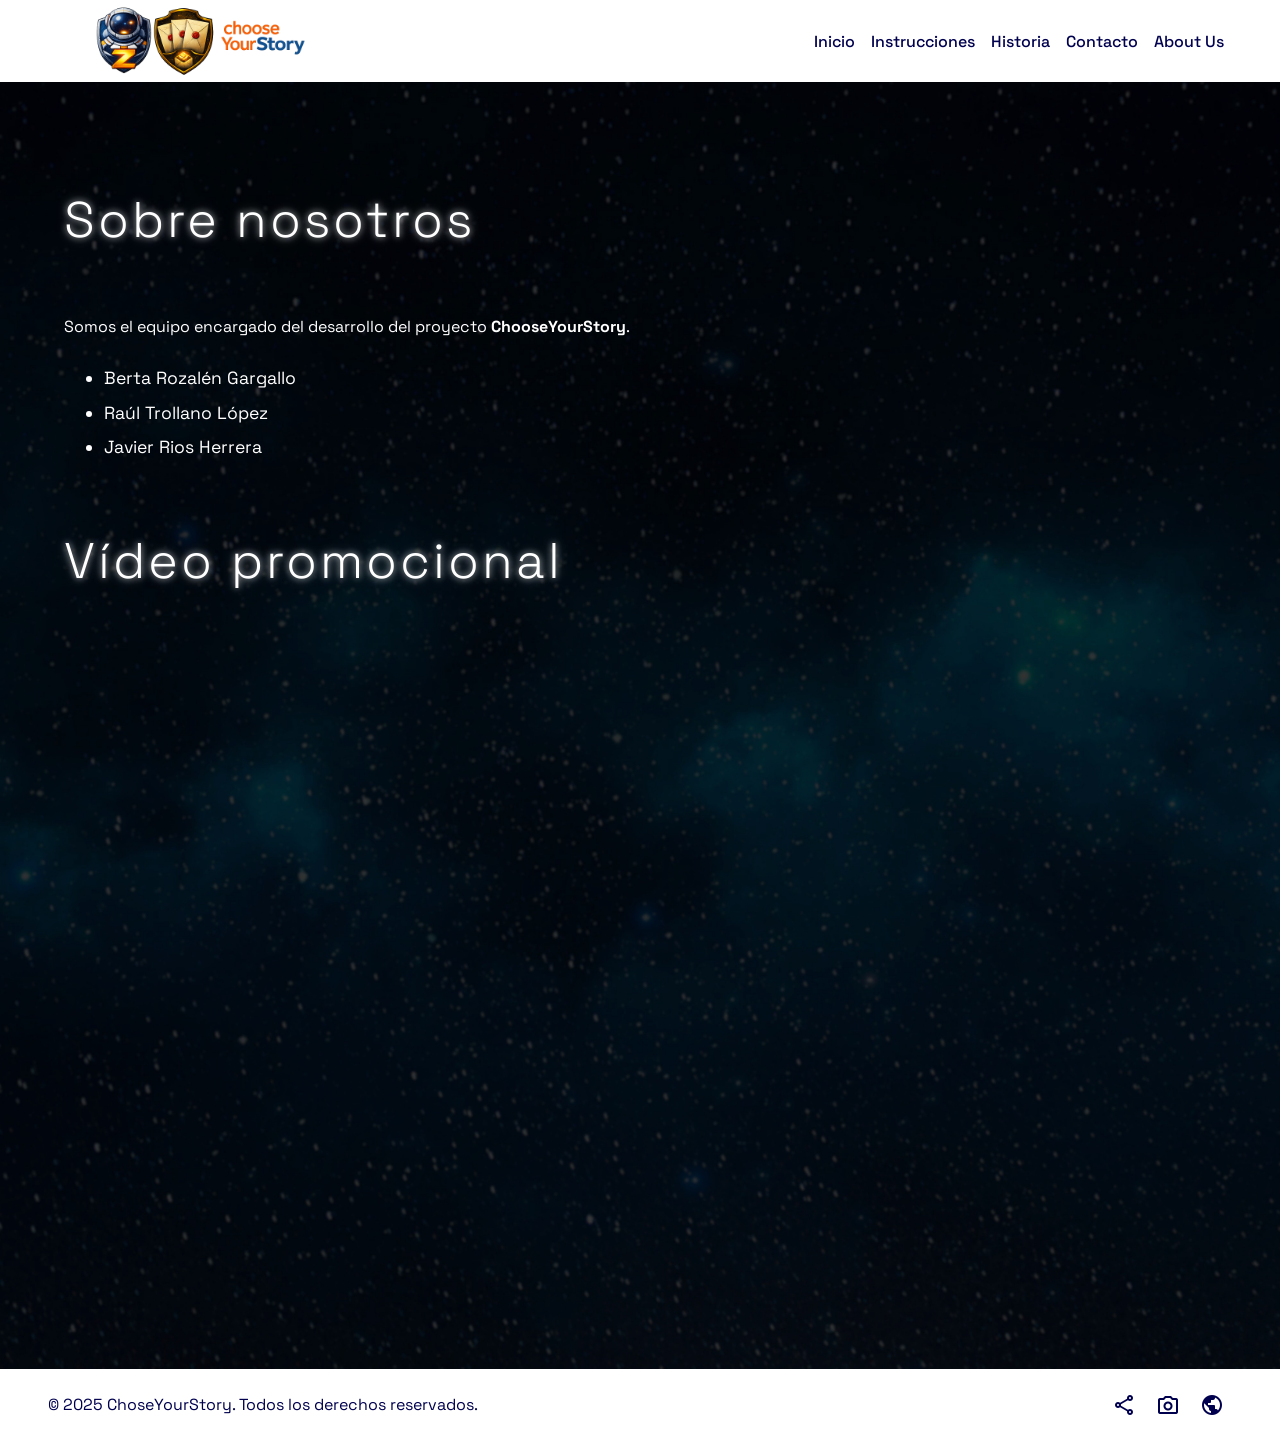
<file: M04/Servidor/nodejs_server/public/about.html>
<!DOCTYPE html>
<html lang="en">
<head>
    <meta charset="UTF-8">
    <meta name="viewport" content="width=device-width, initial-scale=1.0">
    <title>ChoseYourStory-About Us</title>
    <link rel="stylesheet" href="style.css">

    <link rel="preconnect" href="https://fonts.googleapis.com">
    <link rel="preconnect" href="https://fonts.gstatic.com" crossorigin>
    <link href="https://fonts.googleapis.com/css2?family=Space+Grotesk:wght@400;500;700&display=swap" rel="stylesheet">

    <link rel="stylesheet"href="https://fonts.googleapis.com/css2?family=Material+Symbols+Outlined:opsz,wght,FILL,GRAD@24,400,0,0" />

</head>
<header class="header">
        <div class="contenedor_header">
    
            <img src="./Assets/Logo.png" alt="" class="logo-header">
       
        <input type="checkbox" id="menu-toggle" class="checkbox-menu">

        <nav class="nav_header">
            <a href="./index.html">Inicio</a>
            <a href="./instrucciones.html">Instrucciones</a>
            <a href="./historia.html">Historia</a>
            <a href="./contact.html">Contacto</a>
            <a href="./about.html">About Us</a>
        </nav>

        <label for="menu-toggle" class="boton_menu" aria-label="Abrir menú">
            <span></span>
            <span></span>
            <span></span>
        </label>

        </div>
    </header>
<body>

    <main class="about">

  
    <section class="team">
        <h2>Sobre nosotros</h2>
        <p>Somos el equipo encargado del desarrollo del proyecto <strong>ChooseYourStory</strong>.</p>

        <ul>
            <li>Berta Rozalén Gargallo</li>
            <li>Raúl Trollano López</li>
            <li>Javier Rios Herrera</li>
            
        </ul>
    </section>

    
    <section class="promo">
        <h2>Vídeo promocional</h2>

        <div class="video">
           <iframe width="560" height="315" src="https://www.youtube.com/embed/pKFUZ10Wmbw?si=RFpMBSkx4QBXZ0P6" title="YouTube video player" frameborder="0" allow="accelerometer; autoplay; clipboard-write; encrypted-media; gyroscope; picture-in-picture; web-share" referrerpolicy="strict-origin-when-cross-origin" allowfullscreen></iframe>
        </div>
    </section>

</main>



 <footer class="footer" aria-label="Peu de pàgina">
    <div class="footer-container">
        <p>&copy; 2025 ChoseYourStory. Todos los derechos reservados.</p>
        <div class="social" aria-label="Xarxes socials">

            <a href="https://x.com" target="_blank" aria-label="X (Twitter)">
            <span class="material-symbols-outlined">share</span>
            </a>

            <a href="https://www.instagram.com" target="_blank" aria-label="Instagram">
            <span class="material-symbols-outlined">photo_camera</span>
        <a href="https://www.facebook.com" target="_blank" aria-label="Facebook">
            <span class="material-symbols-outlined">public</span>
        </a>

        </div>
    </div>
</footer>

    
</body>
</html>
</file>
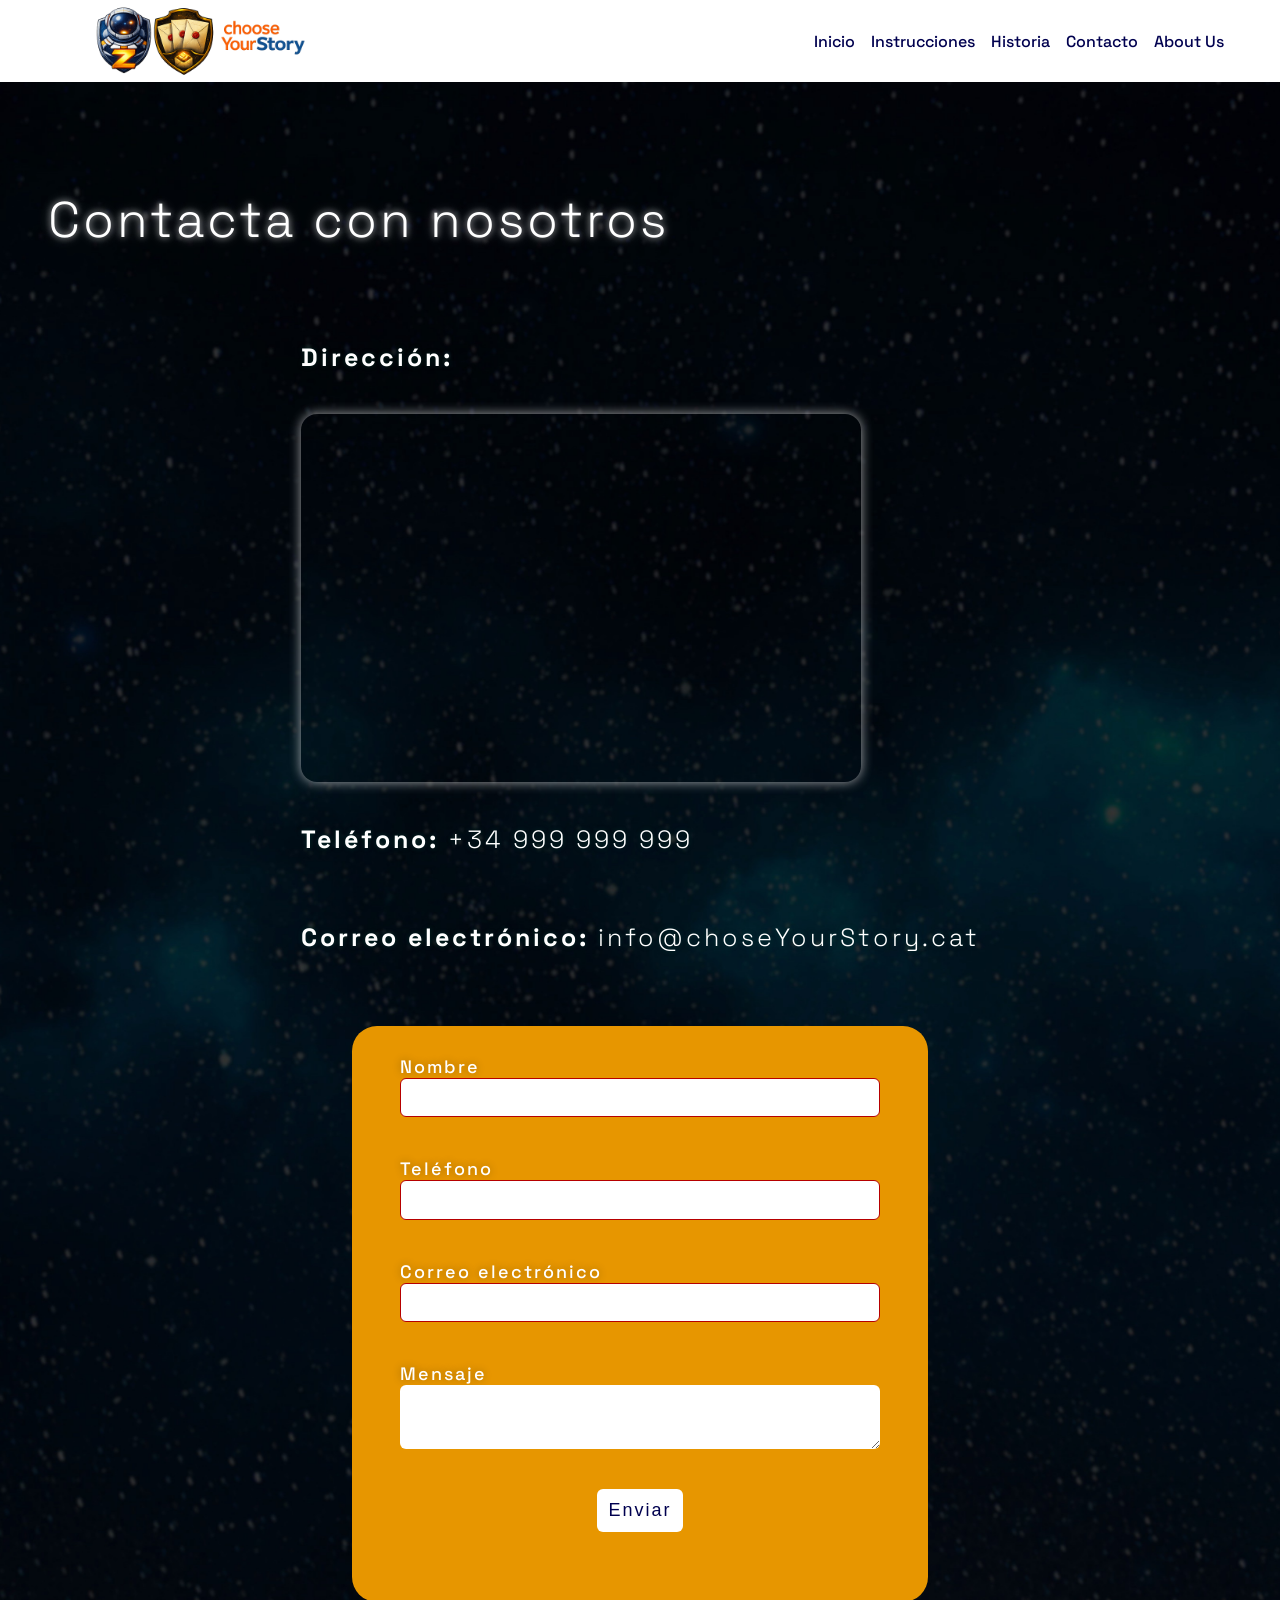
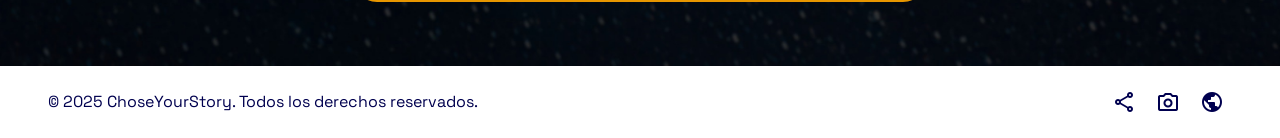
<file: M04/Servidor/nodejs_server/public/contact.html>
<!DOCTYPE html>
<html lang="en">
<head>
    <meta charset="UTF-8">
    <meta name="viewport" content="width=device-width, initial-scale=1.0">
    <title>ChoseYourStory-Contacto</title>
    <link rel="stylesheet" href="style.css">

    <link rel="preconnect" href="https://fonts.googleapis.com">
    <link rel="preconnect" href="https://fonts.gstatic.com" crossorigin>
    <link href="https://fonts.googleapis.com/css2?family=Space+Grotesk:wght@400;500;700&display=swap" rel="stylesheet">

    <link rel="stylesheet"href="https://fonts.googleapis.com/css2?family=Material+Symbols+Outlined:opsz,wght,FILL,GRAD@24,400,0,0" />

</head>
<body>
 <header class="header">
        <div class="contenedor_header">
    
            <img src="./Assets/Logo.png" alt="" class="logo-header">
       
        <input type="checkbox" id="menu-toggle" class="checkbox-menu">

        <nav class="nav_header">
            <a href="./index.html">Inicio</a>
            <a href="./instrucciones.html">Instrucciones</a>
            <a href="./historia.html">Historia</a>
            <a href="./contact.html">Contacto</a>
            <a href="./about.html">About Us</a>
        </nav>

        <label for="menu-toggle" class="boton_menu" aria-label="Abrir menú">
            <span></span>
            <span></span>
            <span></span>
        </label>

        </div>
    </header>

 


  <section class="seccion-contacto">
    <h2 class="titulo-seccion">Contacta con nosotros</h2>
    

    <div class="contenedor-contacto">
        <div class="info-contacto">
        <p><strong>Dirección:</strong></p>
        <div class="mapa-contacto">
            <iframe src="https://www.google.com/maps/embed?pb=!1m18!1m12!1m3!1d941219.8809662719!2d-116.0188325772589!3d37.049555036444886!2m3!1f0!2f0!3f0!3m2!1i1024!2i768!4f13.1!3m3!1m2!1s0x80b81baaba3e8c81%3A0x970427e38e6237ae!2s%C3%81rea%2051%2C%20Nevada%2C%20EE.%20UU.!5e0!3m2!1ses!2ses!4v1768575977630!5m2!1ses!2ses" width="600" height="450" style="border:0;" allowfullscreen="" loading="lazy" referrerpolicy="no-referrer-when-downgrade"></iframe>
        </div>

        <p><strong>Teléfono:</strong> <a href="tel:+34999999999">+34 999 999 999</a></p>
        <p><strong>Correo electrónico:</strong> <a href="mailto:info@codisecret.cat">info@choseYourStory.cat</a></p>
        </div>

    
        <form class="formulario-contacto">
        <label>Nombre</label>
        <input type="text" required pattern="[A-Za-zÀ-ÿ\s]{3,40}">

        <label>Teléfono</label>
        <input type="tel" required pattern="[0-9]{9}">

        <label>Correo electrónico</label>
        <input type="email" required>

        <label>Mensaje</label>
        <textarea required></textarea>

        <button type="submit" class="btn">Enviar</button>
        </form>
    </div>

    </section>

    <footer class="footer" aria-label="Peu de pàgina">
    <div class="footer-container">
        <p>&copy; 2025 ChoseYourStory. Todos los derechos reservados.</p>
        <div class="social" aria-label="Xarxes socials">

            <a href="https://x.com" target="_blank" aria-label="X (Twitter)">
            <span class="material-symbols-outlined">share</span>
            </a>

            <a href="https://www.instagram.com" target="_blank" aria-label="Instagram">
            <span class="material-symbols-outlined">photo_camera</span>
        <a href="https://www.facebook.com" target="_blank" aria-label="Facebook">
            <span class="material-symbols-outlined">public</span>
        </a>

        </div>
    </div>
</footer>
















    
</body>
</html>
</file>
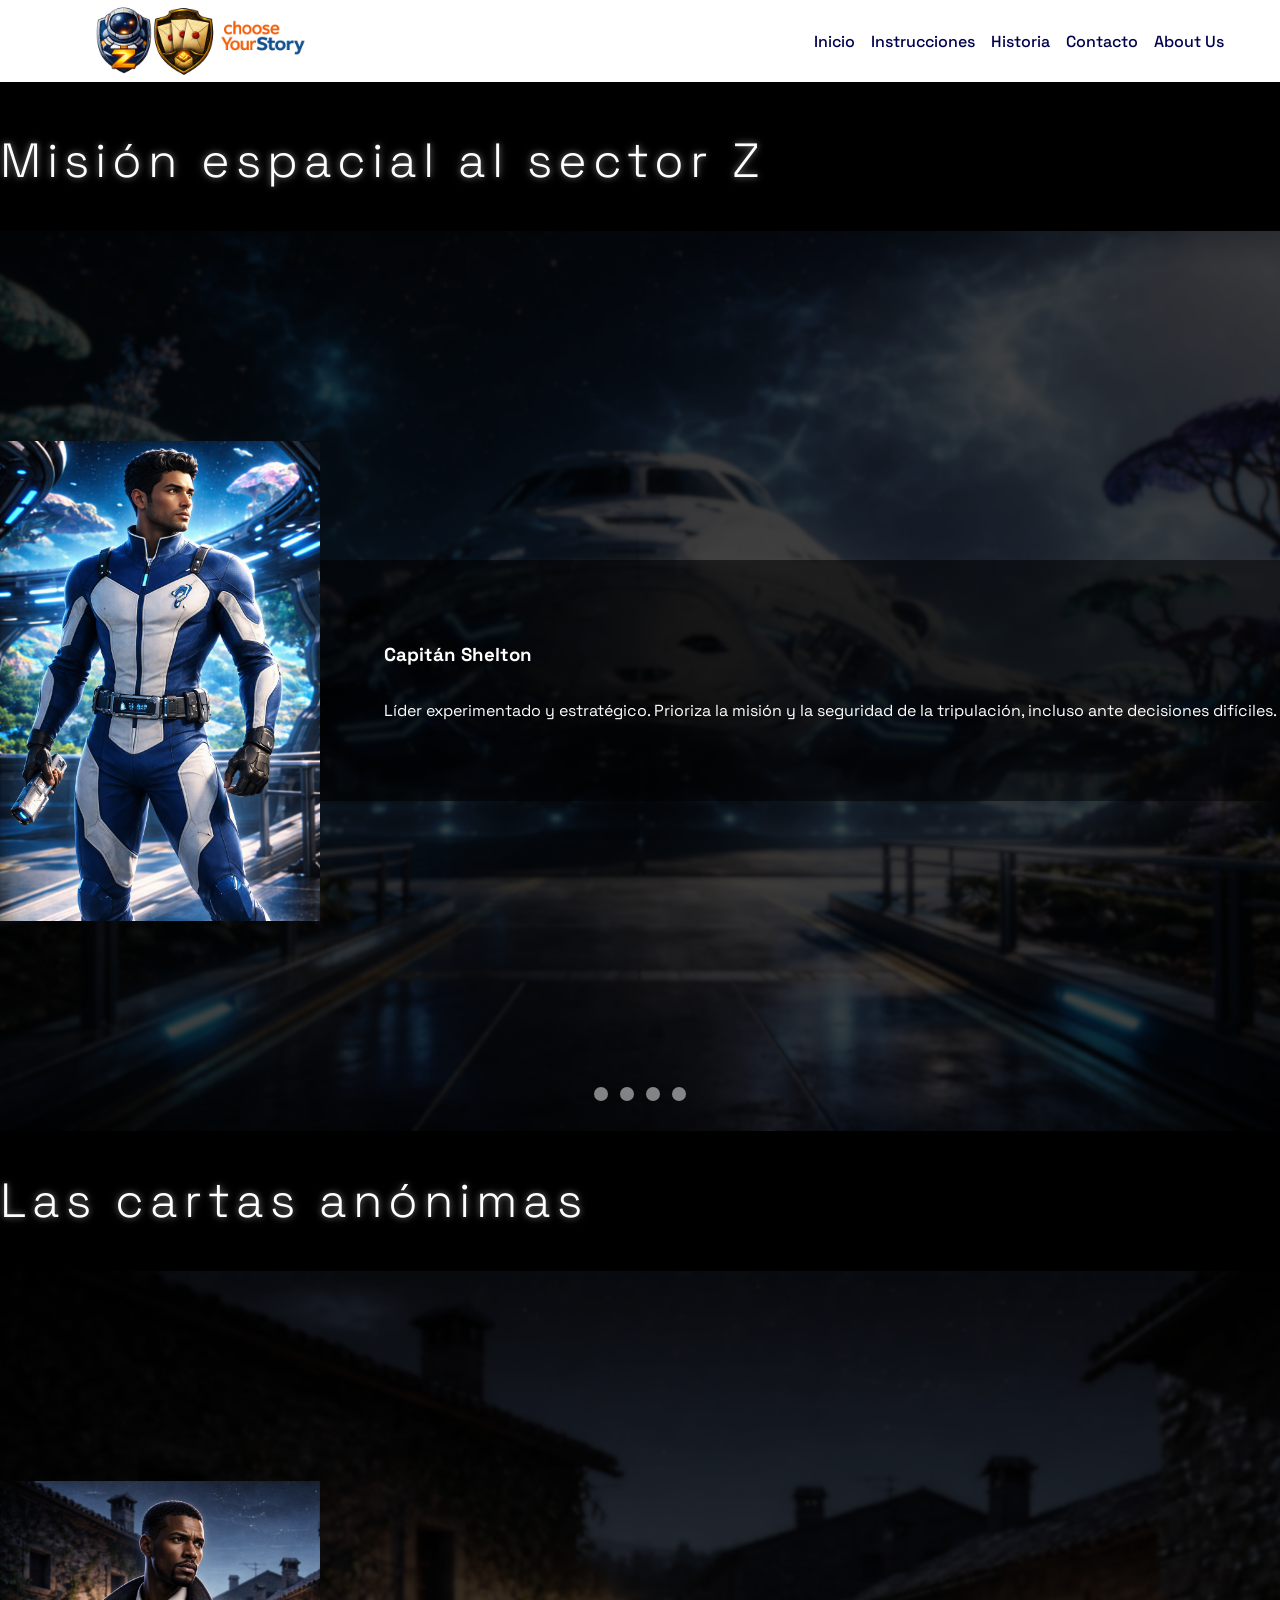
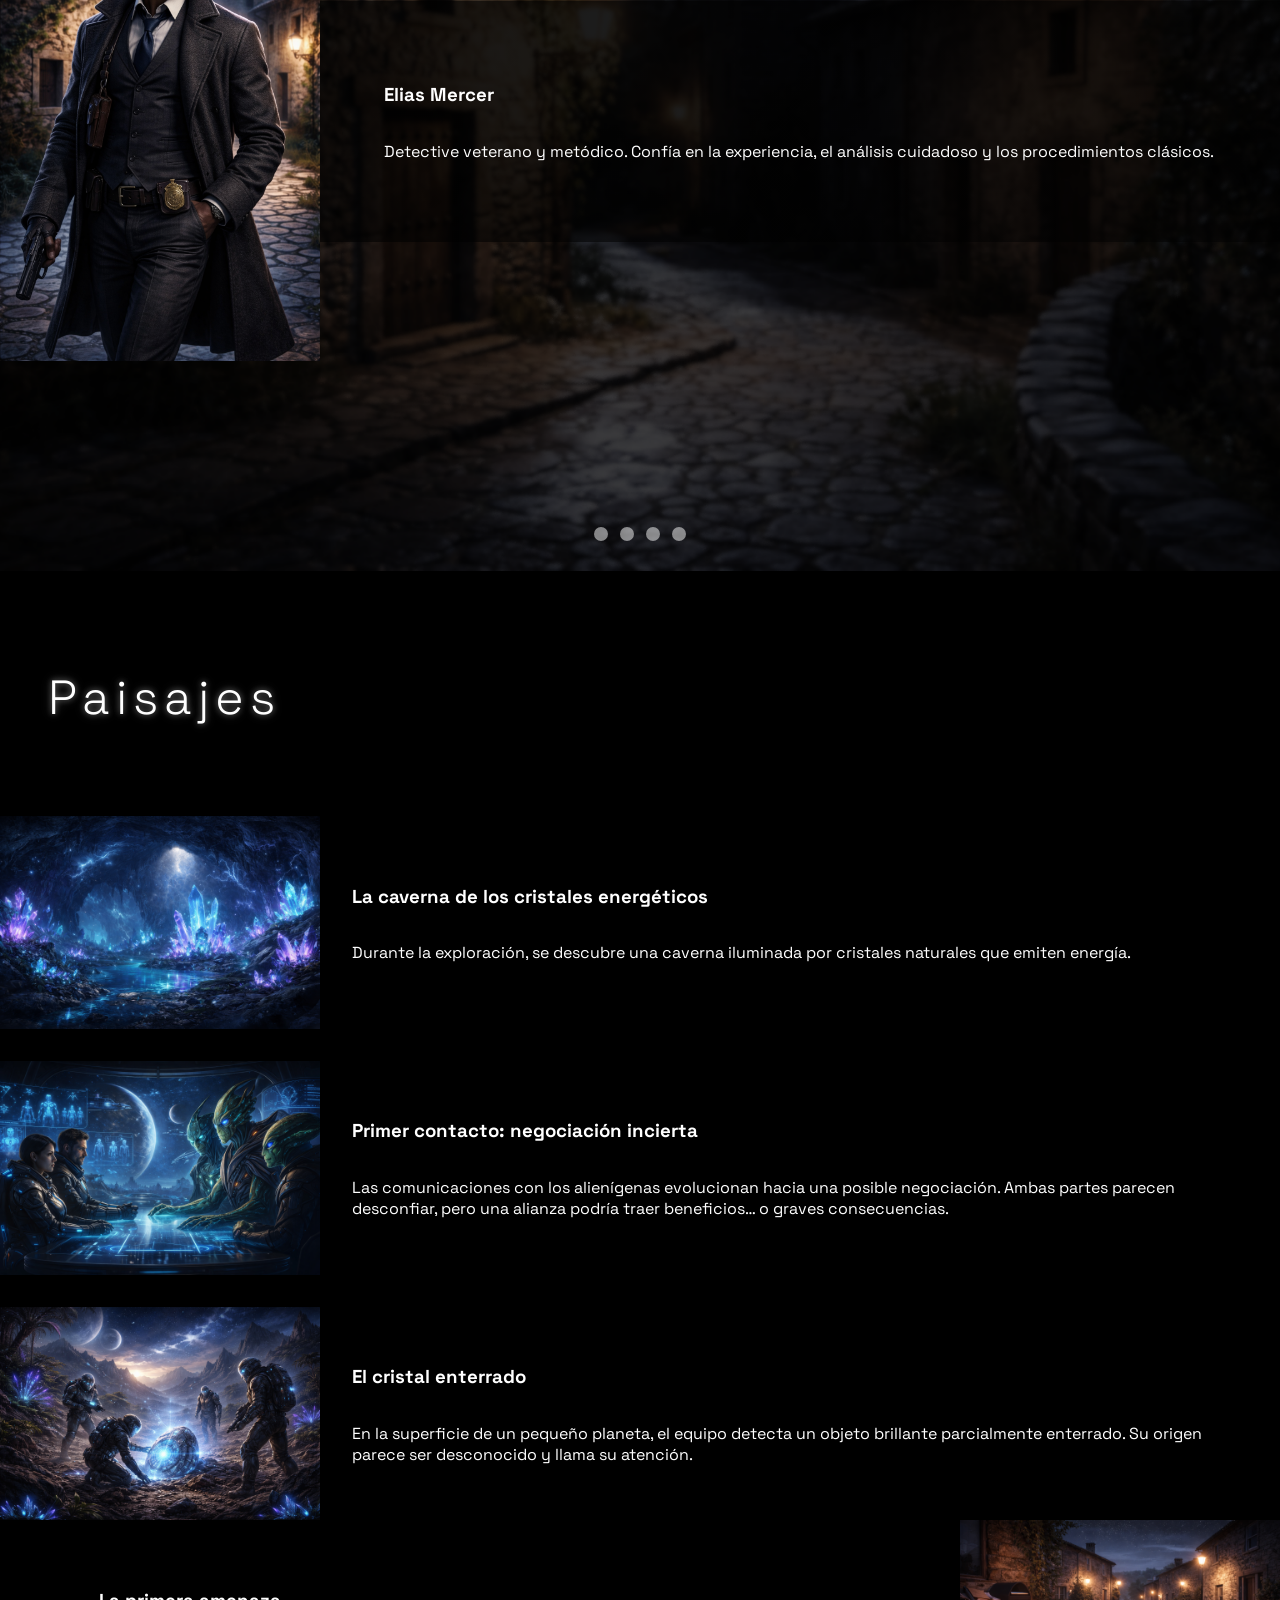
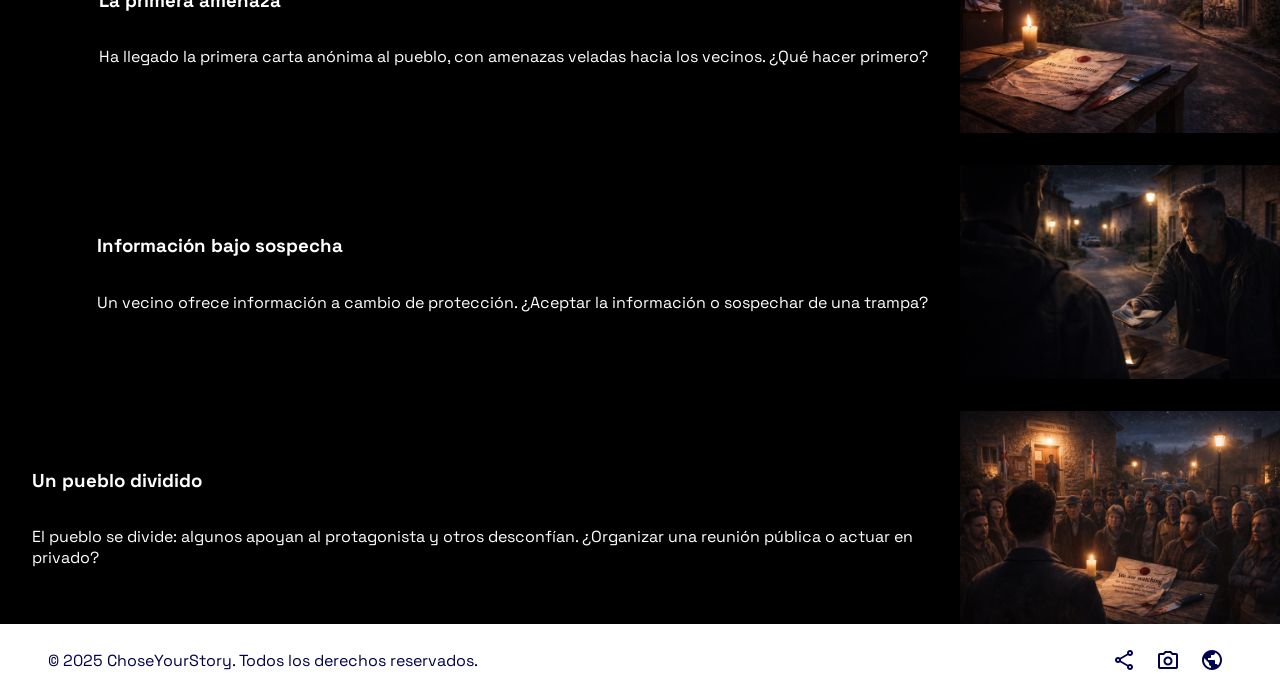
<file: M04/Servidor/nodejs_server/public/historia.html>
<!DOCTYPE html>
<html lang="en">
<head>
    <meta charset="UTF-8">
    <meta name="viewport" content="width=device-width, initial-scale=1.0">
    <title>ChoseYourStory-Historia</title>
    <link rel="stylesheet" href="style.css">

    <link rel="preconnect" href="https://fonts.googleapis.com">
    <link rel="preconnect" href="https://fonts.gstatic.com" crossorigin>
    <link href="https://fonts.googleapis.com/css2?family=Space+Grotesk:wght@400;500;700&display=swap" rel="stylesheet">

    <link rel="stylesheet"href="https://fonts.googleapis.com/css2?family=Material+Symbols+Outlined:opsz,wght,FILL,GRAD@24,400,0,0" />

</head>

<body>
<header class="header">
        <div class="contenedor_header">
    
            <img src="./Assets/Logo.png" alt="" class="logo-header">
       
        <input type="checkbox" id="menu-toggle" class="checkbox-menu">

        <nav class="nav_header">
            <a href="./index.html">Inicio</a>
            <a href="./instrucciones.html">Instrucciones</a>
            <a href="./historia.html">Historia</a>
            <a href="./contact.html">Contacto</a>
            <a href="./about.html">About Us</a>
        </nav>

        <label for="menu-toggle" class="boton_menu" aria-label="Abrir menú">
            <span></span>
            <span></span>
            <span></span>
        </label>

        </div>
</header>
<section class="Personajes">
    <h1>Misión espacial al sector Z</h1>
<section class="carrusel carrusel-aventura1">
   

  <input type="radio" name="carrusel1" id="a1-1" checked>
  <input type="radio" name="carrusel1" id="a1-2">
  <input type="radio" name="carrusel1" id="a1-3">
  <input type="radio" name="carrusel1" id="a1-4">

  <div class="contenedor-diapositivas">

    <div class="diapositiva">
      <img src="./Assets/Shelton.png">
      <div class="texto-carrusel">
        <h3>Capitán Shelton</h3>
        <p>Líder experimentado y estratégico. Prioriza la misión y la seguridad de la tripulación, incluso ante decisiones difíciles.</p>
      </div>
    </div>

    <div class="diapositiva">
      <img src="./Assets/Ramirez.png">
      <div class="texto-carrusel">
        <h3>Ingeniera Jefe Ramirez</h3>
        <p>Experta técnica e improvisadora nata. Mantiene la nave operativa frente a cualquier daño o fallo crítico.</p>
      </div>
    </div>

    <div class="diapositiva">
      <img src="./Assets/Tanaka.png">
      <div class="texto-carrusel">
        <h3>Médico de la Nave Tanaka</h3>
        <p>Médico meticuloso y ético. Vela por la salud física y mental de la tripulación en entornos desconocidos.</p>
      </div>
    </div>

    <div class="diapositiva">
      <img src="./Assets/Kane.png">
      <div class="texto-carrusel">
        <h3>Especialista en Comunicaciones Kane</h3>
        <p>Analista de señales y transmisiones. Detecta amenazas y descifra mensajes clave del espacio profundo</p>

      </div>
    </div>

  </div>

  <div class="navegacion">
    <label for="a1-1"></label>
    <label for="a1-2"></label>
    <label for="a1-3"></label>
    <label for="a1-4"></label>
  </div>

</section>




<h1>Las cartas anónimas</h1>
<section class="carrusel carrusel-aventura2">

  <input type="radio" name="carrusel2" id="a2-1" checked>
  <input type="radio" name="carrusel2" id="a2-2">
  <input type="radio" name="carrusel2" id="a2-3">
  <input type="radio" name="carrusel2" id="a2-4">

 
  <div class="contenedor-diapositivas">

    <div class="diapositiva">
      <img src="./Assets/Elias_Mercer.png" alt="">
      <div class="texto-carrusel">
        <h3>Elias Mercer</h3>
        <p>Detective veterano y metódico. Confía en la experiencia, el análisis cuidadoso y los procedimientos clásicos.</p>
      </div>
    </div>

    <div class="diapositiva">
      <img src="./Assets/Cleo_Bradford.png" alt="">
      <div class="texto-carrusel">
        <h3>Cleo Bradford</h3>
        <p>Joven analista de crímenes, intuitiva y perspicaz. Detecta patrones que otros pasan por alto.</p>
      </div>
    </div>

    <div class="diapositiva">
      <img src="./Assets/Dante_Ruiz.png" alt="">
      <div class="texto-carrusel">
        <h3>Dante Ruiz</h3>
        <p>Detective rebelde guiado por su instinto. No siempre sigue las normas, pero suele llegar a la verdad.</p>
      </div>
    </div>

    <div class="diapositiva">
      <img src="./Assets/Colin_Drake.png" alt="">
      <div class="texto-carrusel">
        <h3>Colin Drake</h3>
        <p>Oficial de policía rutinario, de moral ambigua. Cumple órdenes, aunque sus decisiones no siempre son claras.</p>
      </div>
    </div>

  </div>

  
  <div class="navegacion">
    <label for="a2-1"></label>
    <label for="a2-2"></label>
    <label for="a2-3"></label>
    <label for="a2-4"></label>
  </div>

</section>
</section>

<section class="paisajes-espacio">
  <h1>Paisajes</h1>
</section>
<section class="paisajes_aventura1">
  <div class="diapositiva2">
      <img src="./Assets/caverna_cristales.png" alt="">
      <div class="escenas-juego">
        <h3>La caverna de los cristales energéticos</h3>
        <p>Durante la exploración, se descubre una caverna iluminada por cristales naturales que emiten energía.</p>
      </div>
    </div>

    <div class="diapositiva2">
      <img src="./Assets/negociaciones.png" alt="">
      <div class="escenas-juego">
        <h3>Primer contacto: negociación incierta</h3>
        <p>Las comunicaciones con los alienígenas evolucionan hacia una posible negociación. Ambas partes parecen desconfiar, pero una alianza podría traer beneficios… o graves consecuencias.</p>
      </div>
    </div>

    <div class="diapositiva3">
      <img src="./Assets/mineral_energetico.png" alt="">
      <div class="escenas-juego">
        <h3>El cristal enterrado</h3>
        <p>En la superficie de un pequeño planeta, el equipo detecta un objeto brillante parcialmente enterrado. Su origen parece ser desconocido y llama su atención.</p>
      </div>

</section>

<section class="paisajes_aventura2">
   <div class="diapositiva2">
      <img src="./Assets/amenaza.png" alt="">
      <div class="escenas-juego">
        <h3>La primera amenaza</h3>
        <p>Ha llegado la primera carta anónima al pueblo, con amenazas veladas hacia los vecinos. ¿Qué hacer primero?</p>
      </div>
    </div>

    <div class="diapositiva2">
      <img src="./Assets/proteccion.png" alt="">
      <div class="escenas-juego">
        <h3>Información bajo sospecha</h3>
        <p>Un vecino ofrece información a cambio de protección. ¿Aceptar la información o sospechar de una trampa?</p>
      </div>
    </div>

    <div class="diapositiva3">
      <img src="./Assets/reunion_vecinos.png" alt="">
      <div class="escenas-juego">
        <h3>Un pueblo dividido</h3>
        <p>El pueblo se divide: algunos apoyan al protagonista y otros desconfían. ¿Organizar una reunión pública o actuar en privado?</p>
      </div>

</section>

 <footer class="footer" aria-label="Peu de pàgina">
    <div class="footer-container">
        <p>&copy; 2025 ChoseYourStory. Todos los derechos reservados.</p>
        <div class="social" aria-label="Xarxes socials">

            <a href="https://x.com" target="_blank" aria-label="X (Twitter)">
            <span class="material-symbols-outlined">share</span>
            </a>

            <a href="https://www.instagram.com" target="_blank" aria-label="Instagram">
            <span class="material-symbols-outlined">photo_camera</span>
        <a href="https://www.facebook.com" target="_blank" aria-label="Facebook">
            <span class="material-symbols-outlined">public</span>
        </a>

        </div>
    </div>
</footer>



</body>

</html>
</file>
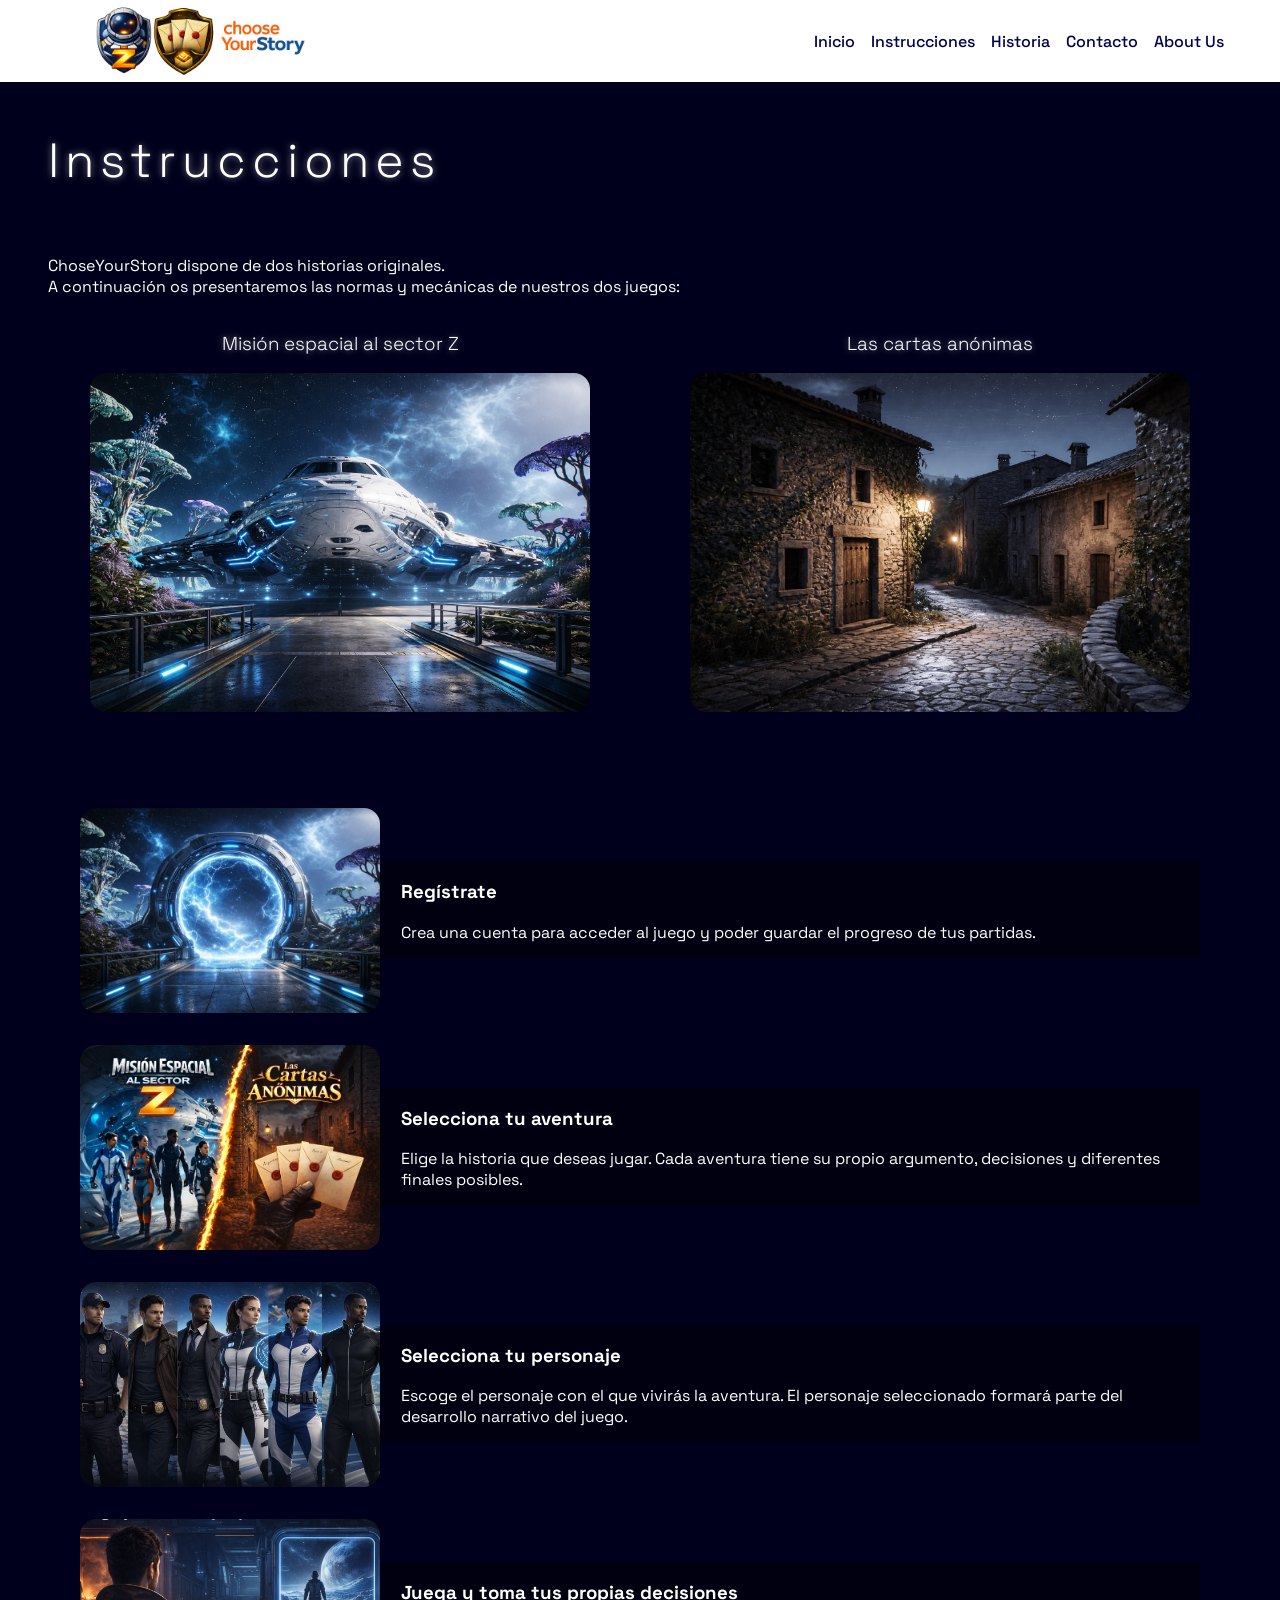
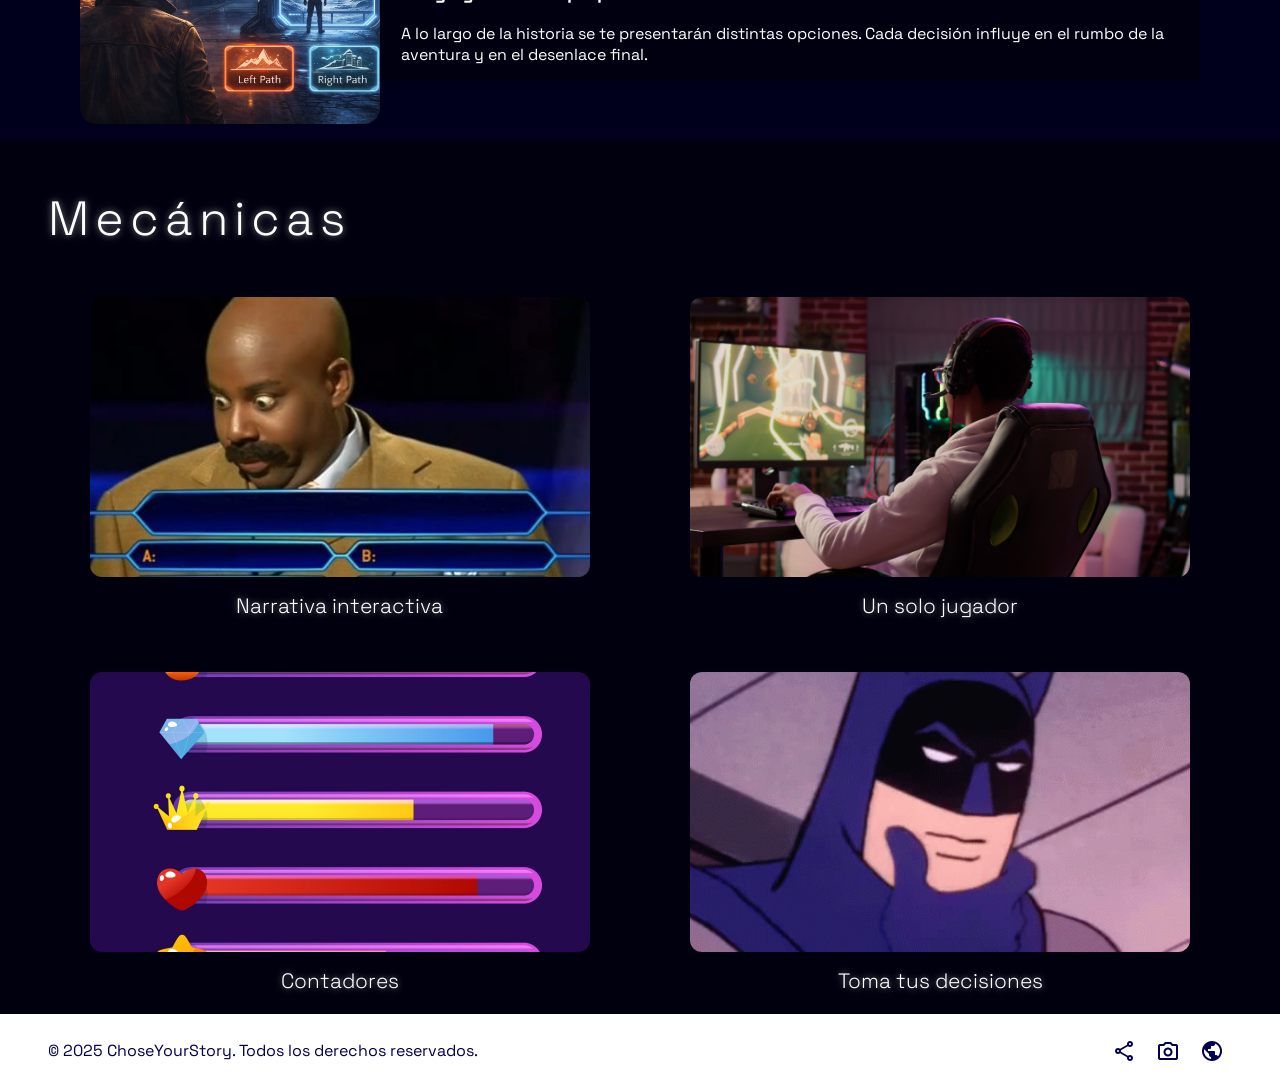
<file: M04/Servidor/nodejs_server/public/instrucciones.html>
<!DOCTYPE html>
<html lang="en">
<head>
    <meta charset="UTF-8">
    <meta name="viewport" content="width=device-width, initial-scale=1.0">
    <title>ChoseYourStory-Instrucciones</title>
    <link rel="stylesheet" href="style.css">

    <link rel="preconnect" href="https://fonts.googleapis.com">
    <link rel="preconnect" href="https://fonts.gstatic.com" crossorigin>
    <link href="https://fonts.googleapis.com/css2?family=Space+Grotesk:wght@400;500;700&display=swap" rel="stylesheet">

    <link rel="stylesheet"href="https://fonts.googleapis.com/css2?family=Material+Symbols+Outlined:opsz,wght,FILL,GRAD@24,400,0,0" />

</head>
<header class="header">
        <div class="contenedor_header">
    
            <img src="./Assets/Logo.png" alt="" class="logo-header">
       
        <input type="checkbox" id="menu-toggle" class="checkbox-menu">

        <nav class="nav_header">
            <a href="./index.html">Inicio</a>
            <a href="./instrucciones.html">Instrucciones</a>
            <a href="./historia.html">Historia</a>
            <a href="./contact.html">Contacto</a>
            <a href="./about.html">About Us</a>
        </nav>

        <label for="menu-toggle" class="boton_menu" aria-label="Abrir menú">
            <span></span>
            <span></span>
            <span></span>
        </label>

        </div>
    </header>
<body>

    <main class="instrucciones">
        <section class="introduccion-instrucciones">
            <div class="contenedor-instrucciones">
                <div class="texto-instrucciones">
                     <h1>Instrucciones</h1>
                     <p>ChoseYourStory dispone de dos historias originales. <br>A continuación os presentaremos las normas y mecánicas de nuestros dos juegos: </p>

                </div>
                <div class="imagenes-contenedor-instrucciones">
                    <div class="imagenes-texto">
                        <h3>Misión espacial al sector Z</h3>
                        <div class="imagen-instruccion">
                            <img src="./Assets/fondo_mision_espacia1.png" alt="">
                        </div>      
                    </div>

                    <div class="imagenes-contenedor-instrucciones">
                    <div class="imagenes-texto">
                        <h3>Las cartas anónimas</h3>
                        <div class="imagen-instruccion">
                            <img src="./Assets/fondo_cartas_anonimas1.png" alt="">
                        </div>      
                    </div>
                </div>
        </section>

        <section class="como-jugar">
            <div class="imagenes-contenedor-jugar">
                    <div class="imagenes-texto-jugar">
                        <div class="imagenes-jugar">
                            <img src="./Assets/registrate.png" alt="">
                        </div>
                        <div  class="texto-jugar">
                        <h3>Regístrate</h3>
                        <p>Crea una cuenta para acceder al juego y poder guardar el progreso de tus partidas.</p>
                        </div>    
                    </div>
            </div>
            <div class="imagenes-contenedor-jugar">
                    <div class="imagenes-texto-jugar">
                        <div class="imagenes-jugar">
                            <img src="./Assets/elige_aventura.png" alt="">
                        </div>
                        <div  class="texto-jugar">
                        <h3>Selecciona tu aventura</h3>
                        <p>Elige la historia que deseas jugar. Cada aventura tiene su propio argumento, decisiones y diferentes finales posibles.</p>
                        </div>    
                    </div>
            </div>

            <div class="imagenes-contenedor-jugar">
                    <div class="imagenes-texto-jugar">
                        <div class="imagenes-jugar">
                            <img src="./Assets/elige_personaje.png" alt="">
                        </div>
                        <div  class="texto-jugar">
                        <h3>Selecciona tu personaje</h3>
                        <p>Escoge el personaje con el que vivirás la aventura. El personaje seleccionado formará parte del desarrollo narrativo del juego.</p>
                        </div>    
                    </div>
            </div>

            <div class="imagenes-contenedor-jugar">
                    <div class="imagenes-texto-jugar">
                        <div class="imagenes-jugar">
                            <img src="./Assets/juega-final.png" alt="">
                        </div>
                        <div  class="texto-jugar">
                        <h3>Juega y toma tus propias decisiones</h3>
                        <p>A lo largo de la historia se te presentarán distintas opciones. Cada decisión influye en el rumbo de la aventura y en el desenlace final.</p>
                        </div>    
                    </div>
            </div>

        </section>
    </main>
<section class="mecanica-juego1">
    <h1>Mecánicas</h1>

    <div class="contenedor-mecanica">

        <div class="tarjeta-mecanica">
            <div class="imagen-mecanica">
                <img src="./Assets/narrativa_interactiva.jpg" alt="Narrativa interactiva">
                <div class="overlay">
                    <p>
                        La historia evoluciona según las decisiones que tomes,
                        creando distintos caminos y finales posibles.
                    </p>
                </div>
            </div>
            <h3>Narrativa interactiva</h3>
        </div>

        <div class="tarjeta-mecanica">
            <div class="imagen-mecanica">
                <img src="./Assets/solo_jugador.jpg" alt="Un solo jugador">
                <div class="overlay">
                    <p>
                        Vive la experiencia en solitario, tomando decisiones
                        que afectan únicamente a tu propia aventura.
                    </p>
                </div>
            </div>
            <h3>Un solo jugador</h3>
        </div>

        <div class="tarjeta-mecanica">
            <div class="imagen-mecanica">
                <img src="./Assets/contador_vida.jpg" alt="Sistema de contadores">
                <div class="overlay">
                    <p>
                        Gestiona contadores como tripulación, nave o estados
                        que cambian a lo largo del juego.
                    </p>
                </div>
            </div>
            <h3>Contadores</h3>
        </div>

        <div class="tarjeta-mecanica">
            <div class="imagen-mecanica">
                <img src="./Assets/Toma_decisiones.png" alt="Toma de decisiones">
                <div class="overlay">
                    <p>
                        Cada elección influye en la historia y en el destino
                        de los personajes.
                    </p>
                </div>
            </div>
            <h3>Toma tus decisiones</h3>
        </div>

    </div>
</section>

 <footer class="footer" aria-label="Peu de pàgina">
    <div class="footer-container">
        <p>&copy; 2025 ChoseYourStory. Todos los derechos reservados.</p>
        <div class="social" aria-label="Xarxes socials">

            <a href="https://x.com" target="_blank" aria-label="X (Twitter)">
            <span class="material-symbols-outlined">share</span>
            </a>

            <a href="https://www.instagram.com" target="_blank" aria-label="Instagram">
            <span class="material-symbols-outlined">photo_camera</span>
        <a href="https://www.facebook.com" target="_blank" aria-label="Facebook">
            <span class="material-symbols-outlined">public</span>
        </a>

        </div>
    </div>
</footer>

    
</body>
</html>
</file>
<file: M04/style.css>
body{
    background-color: rgb(255, 255, 255);
    margin:0;
    
    font-family: 'Space Grotesk', sans-serif;
    font-weight: 400;
}

h1, h2 {
    font-weight: 700;
    font-size: 50px;
    text-shadow:
        0 0 6px rgba(255, 255, 255, 0.6),
        0 0 12px rgba(255, 255, 255, 0.35);
    

}

   

/*---------------------------------------------------------------------*/
/*                               HEADER                                */
/*---------------------------------------------------------------------*/

.header {
    position: sticky;
    top:0;
    background-color: #ffffff47;
    backdrop-filter: blur(10px);
    color: #fff;
    z-index: 1000;
    
  
}

.contenedor_header {
   
    max-width: 1200px;
    height: 50px;
    padding: 1rem;
    display: flex;
    align-items: center;
    justify-content: space-between;
}



.logo {
    width: 250px;
    height: auto;
}

.nav_header{
    display: flex;
    gap:1rem;
    text-align: center;
    

}
.nav_header a{
    color:rgb(0, 0, 79) ;
    font-weight:500 ;
}

.nav_header a:hover{
    
     color: rgb(255, 165, 0); 
}


.checkbox-menu{
    display: none;
}

.boton_menu {
    display: none;
    flex-direction: column;
    gap: 5px;
    cursor: pointer;
}

.boton_menu span {
    width: 25px;
    height: 3px;
    background-color: #111;
    display: block;
}

/*                             Movil                                */


@media (max-width: 768px) {

  
    .boton_menu {
        display: flex;
    }

   
    .nav_header {
        position: absolute;
        top: 100%;
        left: 0;
        width: 100%;

        background-color: #ffffff;
        flex-direction: column;
        align-items: center;

        max-height: 0;
        overflow: hidden;
        transition: max-height 0.3s ease;
    }

    .nav_header a {
        padding: 1rem 0;
    }

    .checkbox-menu:checked + .nav_header {
        max-height: 300px;
    }
}
/*---------------------------------------------------------------------*/
/*                              footer                                 */
/*---------------------------------------------------------------------*/


.footer-container{
    display: flex;
    align-items: center;
    justify-content: space-between;
    color:rgb(0, 0, 79) ;
}

.footer-container p,
.social
{
    padding: 0.6rem 3rem;

}

.material-symbols-outlined {
    color:rgb(0, 0, 79); 
    border-radius:50% ;
    padding: 0.5rem;
}

.footer .social a:hover .material-symbols-outlined {
    color: #ffffff;
    background-color: rgb(255, 165, 0); 
}



/*---------------------------------------------------------------------*/
/*                              index                                  */
/*---------------------------------------------------------------------*/
a {
    text-decoration: none;
}

.main {
    min-height: 100vh;
    width: 100%;
    background-image: url("./Assets/main.png");
    background-size: cover;       
    background-position: center top;    
    background-repeat: no-repeat;  
    display: flex;
    flex-direction: column;
    justify-content: flex-end; 

}

.contenedor-main{
    display: flex;
    flex-direction: column;
    align-items: center;
    padding-bottom: 40px;
   

}

.contenedor-main p{
    text-shadow:
        0 0 6px rgba(255, 255, 255, 0.6),
        0 0 12px rgba(255, 255, 255, 0.35);
}

.contenedor-main img{
    width: 30rem;
    height: auto;

}

.botones_main {
display: flex;
gap: 1rem;

}
.boton-main{
    padding: 0.8rem 1.8rem;
    border-radius: 8px;
    background: rgba(255, 255, 255, 0.6);
    color: white;
    box-shadow: 0 8px 20px #ffffff26;
    backdrop-filter: blur(10px);
    transition:transform 0.25s ease,box-shadow 0.25s ease, background 0.25s ease;
  
}
.boton-main:hover {
    color: rgb(88, 88, 88);
    transform: scale(1.08);

    background: rgba(255, 255, 255, 0.9);

    box-shadow: 0 12px 30px rgba(255, 255, 255, 0.566);
}

.main h1,
.main p {
    color: white;
}
  


.scroll-reveal-nave {
    height: 100vh;
    display: flex;
    align-items: center;
    justify-content: center;
    width: 100%;
    background-image: url("./Assets/cielo_estrellado.jpg");
    background-size: cover;       
    background-position: center top;    
    background-repeat: no-repeat; 
}


.escena {
    position: sticky;
    top: 35vh;

    display: flex;
    align-items: center;
    gap: 3rem;

    max-width: 900px;
    margin: 0 auto;
}

.imagen_svg {
    width: 80px;
    height: auto;
    
}

.nave.izquierda {
    animation: entrarIzquierda linear forwards;
    animation-timeline: view();
    animation-range: entry 0% cover 40%;
}

.nave.derecha {
    animation: entrarDerecha linear forwards;
    animation-timeline: view();
    animation-range: entry 0% cover 40%;
}

@keyframes entrarIzquierda {
    from {
        transform: translateX(-300px);
        opacity: 0;
    }
    to {
        transform: translateX(0);
        opacity: 1;
    }
}

@keyframes entrarDerecha {
    from {
        transform: translateX(300px);
        opacity: 0;
    }
    to {
        transform: translateX(0);
        opacity: 1;
    }
}

.texto {
    color: white;
    max-width: 360px;
    text-align: center;

    opacity: 0;
    transform: translateY(40px);

    animation: revelarTexto linear forwards;
    animation-timeline: view();
    animation-range: entry 40% cover 60%;
}

@keyframes revelarTexto {
    to {
        opacity: 1;
        transform: translateY(0);
    }
}



.nuestros-juegos{
    background-color: rgb(3, 0, 16);

    color: white;
   
}


.contenedor_nuestros_juegos{
    display: flex;
    flex-direction: column;
  text-align: center;

    
    
}

.contenedor_videos{
display: flex;
  flex-wrap: wrap; 
  justify-content: space-around;
  gap:2rem;
  margin-top: 2rem;
  margin-bottom: 2rem;
}

.caja_video{
    width: 100%;
    max-width: 600px;
    display: flex;
    flex-direction: column;
    

}

.contenedor_videos video{
    
    border-radius: 20px;
}

.como_jugar{
    display: flex;
    flex-direction: column;
    justify-content: center;
    align-items: center;
    gap: 3rem;
    margin-bottom: 3rem;
    
}

.boton_jugar{
    
    padding: 1rem 2rem;
    border-radius: 8px;
    background: rgba(255, 255, 255, 0.6);
    color: white;
    box-shadow: 0 8px 20px #ffffff26;
    backdrop-filter: blur(10px);
    transition:transform 0.25s ease,box-shadow 0.25s ease, background 0.25s ease;
}

.boton_jugar:hover,.boton_jugar2:hover {
    color: rgb(88, 88, 88);
    transform: scale(1.08);

    background: rgba(255, 255, 255, 0.9);

    box-shadow: 0 12px 30px rgba(255, 255, 255, 0.566);
}

.boton_jugar2{
    padding: 2rem 4rem;
    border-radius: 8px;
    background: rgba(255, 255, 255, 0.6);
    color: white;
    box-shadow: 0 8px 20px #ffffff26;
    backdrop-filter: blur(10px);
    transition: transform 0.25s ease,box-shadow 0.25s ease, background 0.25s ease;
    font-weight: bold;
}
/*----------------------------------------------------------------------------------------------- */
/*                                            HISTORIA                                            */
/*----------------------------------------------------------------------------------------------- */
.Personajes {
  background-color: #000;   
  padding: 0.5rem 0;          
}
.Personajes h1,
.paisajes-espacio h1 {
  color: white;
 
  font-size: 3rem;
  letter-spacing: 6px;
  font-weight: 300;

  text-shadow:
    0 0 6px rgba(255,255,255,0.4),
    0 0 12px rgba(255,255,255,0.2);
}



.carrusel {
  position: relative;
  width: 100%;
  height: 100vh;
  overflow: hidden;
}





.carrusel-aventura1 {
  background-image: url("./Assets/fondo_mision_espacial.png");
  background-size: cover;
  background-position: center;
  background-repeat: no-repeat;
}


.carrusel-aventura2 {
  background-image: url("./Assets/fondo_cartas_anonimas.png");
  background-size: cover;
  background-position: center;
  background-repeat: no-repeat;
}


.carrusel input {
  display: none;
}

.contenedor-diapositivas {
  display: flex;
  width: 400%;
  height: 100%;
  transition: transform 0.8s ease;
}


.diapositiva {
  width: 100%;
  height: 100%;
  flex-shrink: 0;


  display: flex;
  flex-direction: row;       
  align-items: center;


}

.diapositiva img {
  width: 20rem;
  height: auto;
  object-fit: cover;
}
.texto-carrusel {
  width: 55%;
  padding: 4rem;

  display: flex;
  flex-direction: column;
  justify-content: center;

  color: white;

  background: linear-gradient(
    to right,
    rgba(0,0,0,0.6),
    rgba(0,0,0,0.2)
  );
}

#a1-1:checked ~ .contenedor-diapositivas { transform: translateX(0%); }
#a1-2:checked ~ .contenedor-diapositivas { transform: translateX(-100%); }
#a1-3:checked ~ .contenedor-diapositivas { transform: translateX(-200%); }
#a1-4:checked ~ .contenedor-diapositivas { transform: translateX(-300%); }


#a2-1:checked ~ .contenedor-diapositivas { transform: translateX(0%); }
#a2-2:checked ~ .contenedor-diapositivas { transform: translateX(-100%); }
#a2-3:checked ~ .contenedor-diapositivas { transform: translateX(-200%); }
#a2-4:checked ~ .contenedor-diapositivas { transform: translateX(-300%); }


.navegacion {
  position: absolute;
  bottom: 30px;
  left: 50%;
  transform: translateX(-50%);
  display: flex;
  gap: 12px;
  z-index: 10;
}

.navegacion label {
  width: 14px;
  height: 14px;
  background: rgba(255,255,255,0.5);
  border-radius: 50%;
  cursor: pointer;
  transition: background 0.3s, transform 0.3s;
}

.navegacion label:hover {
  background: white;
  transform: scale(1.2);
}

.paisajes_aventura1,
.paisajes_aventura2{
  background-color: black;
}

.escenas-juego{
  
  padding: 2rem;

  display: flex;
  flex-direction: column;
  justify-content: center;

  color: white;

  background: linear-gradient(
    to right,
    rgba(0,0,0,0.6),
    rgba(0,0,0,0.2)
  );
}

.paisajes-espacio{
  background-color: #000;
  padding: 3rem;
}
.paisajes_aventura2 .diapositiva2,
.paisajes_aventura2 .diapositiva3 {
  display: flex;
  flex-direction: row-reverse;
  align-items: center;
}

.diapositiva2 {
  width: 100%;
  height: 100%;
  flex-shrink: 0;
  margin-bottom: 2rem;


  display: flex;
  flex-direction: row;       
  align-items: center;


}
.diapositiva3 {
  width: 100%;
  height: 100%;
  flex-shrink: 0;
  


  display: flex;
  flex-direction: row;       
  align-items: center;


}

.diapositiva2 img,
.diapositiva3 img {
  width: 20rem;
  height: auto;
  object-fit: cover;
}

/*----------------------------------------------------------------------------------------------- */
/*                                            INSTRUCCIONES                                       */
/*----------------------------------------------------------------------------------------------- */


.instrucciones{
  background-color:rgb(0, 0, 28);
  padding: 0 3rem;
}


.introduccion-instrucciones{
  display: flex;
  flex-direction: column; 
 
}
.imagenes-texto{
  display: flex;
  flex-direction: column;
  text-align: center;
}


.imagenes-texto h3, 
.mecanica-juego1 h3{
  color: white;
  font-weight: 300;
  text-shadow:
    0 0 6px rgba(255,255,255,0.4),
    0 0 12px rgba(255,255,255,0.2);
  

}
.como-jugar{
  margin-top: 5rem;
}

.introduccion-instrucciones h1,
.mecanica-juego1 h1{
  color: white;
  font-size: 3rem;
  letter-spacing: 6px;
  font-weight: 300;
  text-shadow:
    0 0 6px rgba(255,255,255,0.4),
    0 0 12px rgba(255,255,255,0.2);
    margin: 0;
    padding: 3rem 0;
    
}


.introduccion-instrucciones p{
  color:white;

}
.imagenes-contenedor-instrucciones{
  display: flex;
  justify-content: space-around;
  gap: 1rem;

}
.imagen-instruccion{
    max-width: 500px;
    height: auto;
    border-radius: 16px;
    overflow: hidden;

}

.imagen-instruccion img {
    width: 100%;
    height: 100%;
    object-fit: cover;
    object-position: center;
}

.imagenes-jugar{
  max-width: 300px;
  height: auto;
  overflow: hidden;
  border-radius: 16px;
}

.imagenes-jugar img {
    width: 100%;
    height: 100%;
    object-fit: cover;
    object-position: center;
}
.imagenes-texto-jugar{
  display: flex;
 
}

.imagenes-contenedor-jugar{
    padding: 1rem 2rem;
}

.texto-jugar{
height: 50%;
width: 100%;
  background-color: rgba(0, 0, 0, 0.407);
  align-self: center;
  color: white;
  padding: 0 1.3rem;
}


/* --------------------- mecánica --------------------- */
.mecanica-juego1 {
    padding: 0 3rem;
    background-color:rgb(0, 0, 15);
    
}

.contenedor-mecanica {
    display: flex;
    flex-wrap: wrap;
    gap: 2rem;
    justify-content: center;   
}


.tarjeta-mecanica {
    width: 48%;
    cursor: pointer;

    display: flex;
    flex-direction: column;
    align-items: center;       
}


.imagen-mecanica {
    width: 100%;               
    max-width: 500px;         
    position: relative;
    overflow: hidden;
    border-radius: 12px;
}

.imagen-mecanica img {
    width: 100%;
    height: 280px;             
    object-fit: cover;
    display: block;
    transition: transform 0.4s ease, opacity 0.4s ease;
}


.overlay {
    position: absolute;
    inset: 0;
    background: rgba(0, 0, 0, 0.65);
    color: white;

    display: flex;
    align-items: center;
    justify-content: center;

    text-align: center;
    padding: 1.5rem;

    opacity: 0;
    transition: opacity 0.4s ease;
}


.tarjeta-mecanica h3 {
    margin-top: 1rem;
    font-size: 1.3rem;
    text-align: center;
}


.tarjeta-mecanica:hover img {
    transform: scale(1.1);
    opacity: 0.3;
}

.tarjeta-mecanica:hover .overlay {
    opacity: 1;
}


@media (max-width: 768px) {
    .tarjeta-mecanica {
        width: 100%;
    }
}





/*----------------------------------------------------------------------------------------------- */
/*                                            CONTACTE                                            */
/*----------------------------------------------------------------------------------------------- */

.seccion-contacto {
  padding: 4rem 3rem;

  background-image: url("./Assets/cielo_estrellado.jpg");
  background-size: cover;
  background-repeat: no-repeat;
  background-position: center;

 
}



.seccion-contacto h2{
  color: white;
  font-size: 50px;
  letter-spacing: 3px;
  font-weight: 300;
 
  margin-bottom: 4rem;
  text-shadow:
        0 0 6px rgba(255, 255, 255, 0.6),
        0 0 12px rgba(255, 255, 255, 0.35);
}
.seccion-contacto p{
  color: white;
   font-size: 25px;
   letter-spacing: 3px;
   text-shadow:0 0 5px rgba(1, 84, 68, 0.4);
  font-weight: 300;
}

.seccion-contacto a{
  color: white;
   font-size: 25px;
   letter-spacing: 3px;
  
  font-weight: 300;
}


.contenedor-contacto{
  display:flex;
  justify-content: space-around;
  align-items: center;
  gap: 3rem;
  flex-wrap: wrap;
}

.info-contacto{
  display: flex;
  flex-direction: column;
  gap:1rem
}



.formulario-contacto{
  display:flex ;
  flex-direction: column;
  width: 30rem;
  height: 30rem;
  border-radius: 25px;
  justify-content: center;
  padding: 3rem;
  background-color: rgb(231, 150, 0);   
  backdrop-filter: blur(5px);
  transition: 
    transform 0.2s ease,
    box-shadow 0.2s ease,
    background-color 0.2s ease;

}

.mapa-contacto {
  position: relative;
  width:35rem;
  height:23rem;  
  border-radius: 16px;
  overflow: hidden;
   box-shadow: 0 0 12px rgba(255, 255, 255, 0.645);

}

.mapa-contacto iframe {
  position: absolute;
  inset: 0;
  width: 100%;
  height: 100%;
  border: 0;
  
}

  input {
    padding: 0.7rem;
    border:none;
    background-color: #ffffff;
    border-radius: 6px;
    transition: 0.2s ease;
    margin-bottom: 2.5rem;     
}

textarea{
    padding: 2rem;
    margin-bottom: 2.5rem;     
    border:none;
    background-color: #ffffff;
    border-radius: 6px;
    transition: 0.2s ease;
      

}


 

.formulario-contacto button{
align-self:  center;
display: flex;
justify-content: center;
 padding: 0.7rem;
 border:none;
 
 border-radius: 6px;
 transition: 0.2s ease;
 margin-bottom: 2.5rem; 

font-size:  18px; 
letter-spacing: 2px;
font-weight: 500;
 background-color: white  ;
color: rgb(0, 0, 79) ;
}

input[type="text"]:invalid,
input[type="email"]:invalid,
input[type="tel"]:invalid,
input[type="number"]:invalid  {
border: 1px solid rgb(182, 0, 0);

    
}

.formulario-contacto button:hover{
    background-color: rgb(0, 0, 79) ;
    color: white;
  

cursor: pointer;
  transform: scale(1.02);    

}


input:hover, textarea:hover{
     cursor: pointer;
     background-color: #45416ab3; 

}
input:focus,textarea:focus {
    outline: none;
    box-shadow: 0 0 3px #ffffff;
    background-color: white;
    transform: scale(1.03);    
}

label{
  color: white;
  font-size:  18px; 
  text-shadow:0 0 8px rgba(0, 0, 0, 0.3);
  letter-spacing: 2px;
  font-weight: 500;
}

/*----------------------MOVIL----------------------*/


@media (max-width: 768px) {

  /* TÍTULOS */
  .seccion-contacto h2 {
    font-size: 32px;
    letter-spacing: 2px;
    margin-bottom: 2rem;
    text-align: center;
  }

  .seccion-contacto p,
  .seccion-contacto a {
    font-size: 16px;
    letter-spacing: 1px;
    text-align: center;
  }

  
  .contenedor-contacto {
    flex-direction: column;
    gap: 2.5rem;
    margin-bottom: 5rem;
  }

 
  .info-contacto {
    align-items: center;
    text-align: center;
  }

  
  .formulario-contacto {
    width: 100%;
    max-width: 320px;
    height: auto;
    padding: 1.2rem;
  }

  
  input,
  textarea {
    font-size: 16px;
    margin-bottom: 1.8rem;
  }


  .formulario-contacto button {
    width: 100%;
    max-width: 180px;
    height: 45px;
    font-size: 16px;
  }

  .mapa-contacto {
    width: 100%;
    max-width: 320px;
    height: 220px;
  }
}

/*----------------------------------------------------------------------------------------------- */
/*                                            About                                               */
/*----------------------------------------------------------------------------------------------- */

.about {
    padding: 4rem 3rem;
    background-image: url("./Assets/cielo_estrellado.jpg");
    background-size: cover;
    background-repeat: no-repeat;
    background-position: center;
    margin: 0 auto;
    padding: 4rem 4rem;
   

}

.team {
    margin-bottom: 4rem;
}

.team h2,.promo h2 {
  color: white;
  font-size: 50px;
  letter-spacing: 3px;
  font-weight: 300;
 
  margin-bottom: 4rem;
  text-shadow:
        0 0 6px rgba(255, 255, 255, 0.6),
        0 0 12px rgba(255, 255, 255, 0.35);
}

.team p {
   color: white;
  margin-bottom: 1.5rem;
   
}



.team li {
    color: white;
    font-size: 1.1rem;
    padding: 0.4rem 0;
}



.video {
    position: relative;
    padding-bottom: 56.25%;
    height: 0;
    overflow: hidden;
    border-radius: 12px;
}

.video iframe {
    position: absolute;
    top: 0;
    left: 0;
    width: 100%;
    height: 100%;
}
</file>
<file: M04/Servidor/nodejs_server/public/style.css>
body{
    background-color: rgb(255, 255, 255);
    margin:0;
    
    font-family: 'Space Grotesk', sans-serif;
    font-weight: 400;
}

h1, h2 {
    font-weight: 700;
    font-size: 50px;
    text-shadow:
        0 0 6px rgba(255, 255, 255, 0.6),
        0 0 12px rgba(255, 255, 255, 0.35);
    

}

 
/*---------------------------------------------------------------------*/
/*                               HEADER                                */
/*---------------------------------------------------------------------*/

.header {
    position: sticky;
    top:0;
    background-color: #ffffff47;
    backdrop-filter: blur(10px);
    color: #fff;
    z-index: 1000;
    
  
}

.contenedor_header {
   
    height: 50px;
    padding: 1rem 3.5rem;
    display: flex;
    align-items: center;
    justify-content: space-between;
}



.logo {
    width: 250px;
    height: auto;
}
.logo-header {
    width: 300px;
    height: auto;
}

.nav_header{
    display: flex;
    gap:1rem;
    text-align: center;
    

}
.nav_header a{
    color:rgb(0, 0, 79) ;
    font-weight:500 ;
}

.nav_header a:hover{
    
     color: rgb(255, 165, 0); 
}


.checkbox-menu{
    display: none;
}

.boton_menu {
    display: none;
    flex-direction: column;
    gap: 5px;
    cursor: pointer;
}

.boton_menu span {
    width: 25px;
    height: 3px;
    background-color: #111;
    display: block;
}

/*                             Movil                                */


@media (max-width: 768px) {

  
    .boton_menu {
        display: flex;
    }

   
    .nav_header {
        position: absolute;
        top: 100%;
        left: 0;
        width: 100%;

        background-color: #ffffff;
        flex-direction: column;
        align-items: center;

        max-height: 0;
        overflow: hidden;
        transition: max-height 0.3s ease;
    }

    .nav_header a {
        padding: 1rem 0;
    }

    .checkbox-menu:checked + .nav_header {
        max-height: 400px;
    }
    .logo-header {
    width: 200px;
    height: auto;
}

}  

/*---------------------------------------------------------------------*/
/*                              footer                                 */
/*---------------------------------------------------------------------*/


.footer-container{
    display: flex;
    align-items: center;
    justify-content: space-between;
    color:rgb(0, 0, 79) ;
}

.footer-container p,
.social
{
    padding: 0.6rem 3rem;

}

.material-symbols-outlined {
    color:rgb(0, 0, 79); 
    border-radius:50% ;
    padding: 0.5rem;
}

.footer .social a:hover .material-symbols-outlined {
    color: #ffffff;
    background-color: rgb(255, 165, 0); 
}



/*---------------------------------------------------------------------*/
/*                              index                                  */
/*---------------------------------------------------------------------*/
a {
    text-decoration: none;
}

.main {
    min-height: 100vh;
    width: 100%;
    background-image: url("./Assets/main.png");
    background-size: cover;       
    background-position: center top;    
    background-repeat: no-repeat;  
    display: flex;
    flex-direction: column;
    justify-content: flex-end; 

}

.contenedor-main{
    display: flex;
    flex-direction: column;
    align-items: center;
    padding-bottom: 40px;
   

}

.contenedor-main p{
    text-shadow:
        0 0 6px rgba(255, 255, 255, 0.6),
        0 0 12px rgba(255, 255, 255, 0.35);
}

.contenedor-main img{
    width: 30rem;
    height: auto;

}

.botones_main {
display: flex;
gap: 1rem;

}
.boton-main{
    padding: 0.8rem 1.8rem;
    border-radius: 8px;
    background: rgba(255, 255, 255, 0.6);
    color: white;
    box-shadow: 0 8px 20px #ffffff26;
    backdrop-filter: blur(10px);
    transition:transform 0.25s ease,box-shadow 0.25s ease, background 0.25s ease;
  
}
.boton-main:hover {
    color: rgb(88, 88, 88);
    transform: scale(1.08);

    background: rgba(255, 255, 255, 0.9);

    box-shadow: 0 12px 30px rgba(255, 255, 255, 0.566);
}

.main h1,
.main p {
    color: white;
}
  


.scroll-reveal-nave {
    height: 100vh;
    display: flex;
    align-items: center;
    justify-content: center;
    width: 100%;
    background-image: url("./Assets/cielo_estrellado.jpg");
    background-size: cover;       
    background-position: center top;    
    background-repeat: no-repeat; 
}


.escena {
    position: sticky;
    

    display: flex;
    align-items: center;
    gap: 3rem;

    max-width: 900px;
    margin: 0 auto;
}

.imagen_svg {
    width: 80px;
    height: auto;
    
}

.nave.izquierda {
    animation: entrarIzquierda linear forwards;
    animation-timeline: view();
    animation-range: entry 0% cover 40%;
}

.nave.derecha {
    animation: entrarDerecha linear forwards;
    animation-timeline: view();
    animation-range: entry 0% cover 40%;
}

@keyframes entrarIzquierda {
    from {
        transform: translateX(-300px);
        opacity: 0;
    }
    to {
        transform: translateX(0);
        opacity: 1;
    }
}

@keyframes entrarDerecha {
    from {
        transform: translateX(300px);
        opacity: 0;
    }
    to {
        transform: translateX(0);
        opacity: 1;
    }
}

.texto {
    color: white;
    max-width: 360px;
    text-align: center;

    opacity: 0;
    transform: translateY(40px);

    animation: revelarTexto linear forwards;
    animation-timeline: view();
    animation-range: entry 40% cover 60%;
}

@keyframes revelarTexto {
    to {
        opacity: 1;
        transform: translateY(0);
    }
}



.nuestros-juegos{
    background-color: rgb(3, 0, 16);

    color: white;
   
}


.contenedor_nuestros_juegos{
    display: flex;
    flex-direction: column;
  text-align: center;

    
    
}

.contenedor_videos{
display: flex;
  flex-wrap: wrap; 
  justify-content: space-around;
  gap:2rem;
  margin-top: 2rem;
  margin-bottom: 2rem;
}

.caja_video{
    width: 100%;
    max-width: 600px;
    display: flex;
    flex-direction: column;
    

}

.contenedor_videos video{
    
    border-radius: 20px;
}

.como_jugar{
    display: flex;
    flex-direction: column;
    justify-content: center;
    align-items: center;
    gap: 3rem;
    margin-bottom: 3rem;
    
}

.boton_jugar{
    
    padding: 1rem 2rem;
    border-radius: 8px;
    background: rgba(255, 255, 255, 0.6);
    color: white;
    box-shadow: 0 8px 20px #ffffff26;
    backdrop-filter: blur(10px);
    transition:transform 0.25s ease,box-shadow 0.25s ease, background 0.25s ease;
}

.boton_jugar:hover,.boton_jugar2:hover {
    color: rgb(88, 88, 88);
    transform: scale(1.08);

    background: rgba(255, 255, 255, 0.9);

    box-shadow: 0 12px 30px rgba(255, 255, 255, 0.566);
}

.boton_jugar2{
    padding: 2rem 4rem;
    border-radius: 8px;
    background: rgba(255, 255, 255, 0.6);
    color: white;
    box-shadow: 0 8px 20px #ffffff26;
    backdrop-filter: blur(10px);
    transition: transform 0.25s ease,box-shadow 0.25s ease, background 0.25s ease;
    font-weight: bold;
}
/* ================================================= */
/* ============ MODO MÓVIL ============= */
/* ================================================= */

@media (max-width: 768px) {

  
  html, body {
    width: 100%;
    max-width: 100%;
    overflow-x: hidden;
  }


  * {
    box-sizing: border-box;
    min-width: 0;
  }


  .main {
    padding: 1.5rem 1rem;
    text-align: center;
  }

  .contenedor-main {
    width: 100%;
  }

  .contenedor-main img {
    width: 220px;
    max-width: 100%;
  }

  .botones_main {
    flex-direction: column;
    width: 100%;
  }

  .boton-main {
    width: 100%;
  }

  /* ---------- SCROLL REVEAL ---------- */
  .scroll-reveal-nave {
    height: auto;
    padding: 2rem 1rem;
  }

  .escena {
    position: static;
    display: flex;
    flex-direction: column;
    width: 100%;
    max-width: 100%;
    overflow: hidden;
    gap: 2rem;
  }

  /* SVG INLINE */
  svg {
    width: 100%;
    max-width: 120px;
    height: auto ;
    display: block;
  }

  .imagen_svg {
    max-width: 120px;
    margin: 0 auto;
  }

  .texto {
    opacity: 1;
    transform: none;
    animation: none;
    max-width: 100%;
    text-align: center;
  }


  .contenedor_videos {
    width: 100%;
    overflow: hidden;
  }

  .caja_video {
    width: 100%;
    max-width: 100%;
    overflow: hidden;
  }

  video {
    width: 100% ;
    max-width: 100%;
    height: auto;
    display: block;
  }

 
  .como_jugar {
    width: 100%;
    padding: 0 1rem;
  }

  .boton_jugar,
  .boton_jugar2 {
    width: 100%;
    max-width: 100%;
    padding: 1rem;
    margin: 0;
    text-align: center;
  }

 
  section,
  div {
    max-width: 100%;
    overflow-x: hidden;
  }
}
  

/*----------------------------------------------------------------------------------------------- */
/*                                            HISTORIA                                            */
/*----------------------------------------------------------------------------------------------- */
.Personajes {
  background-color: #000;   
  padding: 0.5rem 0;          
}
.Personajes h1,
.paisajes-espacio h1 {
  color: white;
 
  font-size: 3rem;
  letter-spacing: 6px;
  font-weight: 300;

  text-shadow:
    0 0 6px rgba(255,255,255,0.4),
    0 0 12px rgba(255,255,255,0.2);
}



.carrusel {
  position: relative;
  width: 100%;
  height: 100vh;
  overflow: hidden;
}





.carrusel-aventura1 {
  background-image: url("./Assets/fondo_mision_espacial.png");
  background-size: cover;
  background-position: center;
  background-repeat: no-repeat;
}


.carrusel-aventura2 {
  background-image: url("./Assets/fondo_cartas_anonimas.png");
  background-size: cover;
  background-position: center;
  background-repeat: no-repeat;
}


.carrusel input {
  display: none;
}

.contenedor-diapositivas {
  display: flex;
  width: 400%;
  height: 100%;
  transition: transform 0.8s ease;
}


.diapositiva {
  width: 100%;
  height: 100%;
  flex-shrink: 0;


  display: flex;
  flex-direction: row;       
  align-items: center;


}

.diapositiva img {
  width: 20rem;
  height: auto;
  object-fit: cover;
}
.texto-carrusel {
  width: 55%;
  padding: 4rem;

  display: flex;
  flex-direction: column;
  justify-content: center;

  color: white;

  background: linear-gradient(
    to right,
    rgba(0,0,0,0.6),
    rgba(0,0,0,0.2)
  );
}

#a1-1:checked ~ .contenedor-diapositivas { transform: translateX(0%); }
#a1-2:checked ~ .contenedor-diapositivas { transform: translateX(-100%); }
#a1-3:checked ~ .contenedor-diapositivas { transform: translateX(-200%); }
#a1-4:checked ~ .contenedor-diapositivas { transform: translateX(-300%); }


#a2-1:checked ~ .contenedor-diapositivas { transform: translateX(0%); }
#a2-2:checked ~ .contenedor-diapositivas { transform: translateX(-100%); }
#a2-3:checked ~ .contenedor-diapositivas { transform: translateX(-200%); }
#a2-4:checked ~ .contenedor-diapositivas { transform: translateX(-300%); }


.navegacion {
  position: absolute;
  bottom: 30px;
  left: 50%;
  transform: translateX(-50%);
  display: flex;
  gap: 12px;
  z-index: 10;
}

.navegacion label {
  width: 14px;
  height: 14px;
  background: rgba(255,255,255,0.5);
  border-radius: 50%;
  cursor: pointer;
  transition: background 0.3s, transform 0.3s;
}

.navegacion label:hover {
  background: white;
  transform: scale(1.2);
}

.paisajes_aventura1,
.paisajes_aventura2{
  background-color: black;
}

.escenas-juego{
  
  padding: 2rem;

  display: flex;
  flex-direction: column;
  justify-content: center;

  color: white;

  background: linear-gradient(
    to right,
    rgba(0,0,0,0.6),
    rgba(0,0,0,0.2)
  );
}

.paisajes-espacio{
  background-color: #000;
  padding: 3rem;
}
.paisajes_aventura2 .diapositiva2,
.paisajes_aventura2 .diapositiva3 {
  display: flex;
  flex-direction: row-reverse;
  align-items: center;
}

.diapositiva2 {
  width: 100%;
  height: 100%;
  flex-shrink: 0;
  margin-bottom: 2rem;


  display: flex;
  flex-direction: row;       
  align-items: center;


}
.diapositiva3 {
  width: 100%;
  height: 100%;
  flex-shrink: 0;
  


  display: flex;
  flex-direction: row;       
  align-items: center;


}

.diapositiva2 img,
.diapositiva3 img {
  width: 20rem;
  height: auto;
  object-fit: cover;
}

/* ================================================= */
/*                         MÓVIL                     */
/* ================================================= */

@media (max-width: 768px) {


  .carrusel {
    height: auto;
    overflow: visible;
  }

  .contenedor-diapositivas {
    display: block;         
    transform: none ;
  }

  .carrusel input,
  .navegacion {
    display: none;
  }

 
  .diapositiva,
  .diapositiva2,
  .diapositiva3 {
    width: 100%;
    min-width: 100%;

    display: flex;
    flex-direction: column !important;  /*con esto anulamos el reverse de flex que hay */
    align-items: center;
    justify-content: center;
    gap: 1.5rem;

    padding: 2rem 1rem;
    box-sizing: border-box;
  }

  /* ---------- IMÁGENES ---------- */
  .diapositiva img,
  .diapositiva2 img,
  .diapositiva3 img {
    width: 70%;
    max-width: 220px;
    height: auto;
  }

  /* ---------- TEXTO ---------- */
  .texto-carrusel,
  .escenas-juego {
    width: 100%;
    padding: 1.2rem 1rem;
    font-size: 0.95rem;
    text-align: center;
    background: rgba(0,0,0,0.6);
    box-sizing: border-box;
  }

  /* ---------- TÍTULOS ---------- */
  .Personajes h1,
  .paisajes-espacio h1 {
    font-size: 1.9rem;
    letter-spacing: 2px;
    text-align: center;
  }

  .Personajes,
  .paisajes-espacio {
    padding: 1.5rem 1rem;
  }
}


/*----------------------------------------------------------------------------------------------- */
/*                                            INSTRUCCIONES                                       */
/*----------------------------------------------------------------------------------------------- */


.instrucciones{
  background-color:rgb(0, 0, 28);
  padding: 0 3rem;
}


.introduccion-instrucciones{
  display: flex;
  flex-direction: column; 
 
}
.imagenes-texto{
  display: flex;
  flex-direction: column;
  text-align: center;
}


.imagenes-texto h3, 
.mecanica-juego1 h3{
  color: white;
  font-weight: 300;
  text-shadow:
    0 0 6px rgba(255,255,255,0.4),
    0 0 12px rgba(255,255,255,0.2);
  

}
.como-jugar{
  margin-top: 5rem;
}

.introduccion-instrucciones h1,
.mecanica-juego1 h1{
  color: white;
  font-size: 3rem;
  letter-spacing: 6px;
  font-weight: 300;
  text-shadow:
    0 0 6px rgba(255,255,255,0.4),
    0 0 12px rgba(255,255,255,0.2);
    margin: 0;
    padding: 3rem 0;
    
}


.introduccion-instrucciones p{
  color:white;

}
.imagenes-contenedor-instrucciones{
  display: flex;
  justify-content: space-around;
  gap: 1rem;

}
.imagen-instruccion{
    max-width: 500px;
    height: auto;
    border-radius: 16px;
    overflow: hidden;

}

.imagen-instruccion img {
    width: 100%;
    height: 100%;
    object-fit: cover;
    object-position: center;
}

.imagenes-jugar{
  max-width: 300px;
  height: auto;
  overflow: hidden;
  border-radius: 16px;
}

.imagenes-jugar img {
    width: 100%;
    height: 100%;
    object-fit: cover;
    object-position: center;
}
.imagenes-texto-jugar{
  display: flex;
 
}

.imagenes-contenedor-jugar{
    padding: 1rem 2rem;
}

.texto-jugar{
height: 50%;
width: 100%;
  background-color: rgba(0, 0, 0, 0.407);
  align-self: center;
  color: white;
  padding: 0 1.3rem;
}


/* --------------------- mecánica --------------------- */
.mecanica-juego1 {
    padding: 0 3rem;
    background-color:rgb(0, 0, 15);
    
}

.contenedor-mecanica {
    display: flex;
    flex-wrap: wrap;
    gap: 2rem;
    justify-content: center;   
}


.tarjeta-mecanica {
    width: 48%;
    cursor: pointer;

    display: flex;
    flex-direction: column;
    align-items: center;       
}


.imagen-mecanica {
    width: 100%;               
    max-width: 500px;         
    position: relative;
    overflow: hidden;
    border-radius: 12px;
}

.imagen-mecanica img {
    width: 100%;
    height: 280px;             
    object-fit: cover;
    display: block;
    transition: transform 0.4s ease, opacity 0.4s ease;
}


.overlay {
    position: absolute;
    inset: 0;
    background: rgba(0, 0, 0, 0.65);
    color: white;

    display: flex;
    align-items: center;
    justify-content: center;

    text-align: center;
    padding: 1.5rem;

    opacity: 0;
    transition: opacity 0.4s ease;
}


.tarjeta-mecanica h3 {
    margin-top: 1rem;
    font-size: 1.3rem;
    text-align: center;
}


.tarjeta-mecanica:hover img {
    transform: scale(1.1);
    opacity: 0.3;
}

.tarjeta-mecanica:hover .overlay {
    opacity: 1;
}

/* ================================================= */
/*                VERSIÓN MÓVIL                      */
/* ================================================= */
@media (max-width: 768px) {

  /* ---------- CONTENEDORES ---------- */
  .instrucciones,
  .mecanica-juego1 {
    padding: 0 1rem;          
  }

  /* ---------- TÍTULOS ---------- */
  .introduccion-instrucciones h1,
  .mecanica-juego1 h1 {
    font-size: 1.9rem;            
    letter-spacing: 2px;          
    padding: 2rem 0;
    text-align: center;
  }

  .imagenes-texto h3,
  .mecanica-juego1 h3 {
    font-size: 1.2rem;
  }

  /* ---------- INTRODUCCIÓN ---------- */
  .imagenes-contenedor-instrucciones {
    flex-direction: column;       
    align-items: center;
  }

  .imagen-instruccion {
    max-width: 100%;
  }

  /* ---------- COMO JUGAR ---------- */
  .imagenes-texto-jugar {
    flex-direction: column;      
    gap: 1rem;
  }

  .imagenes-contenedor-jugar {
    padding: 1rem 0;
  }

  .imagenes-jugar {
    max-width: 100%;
  }

  .imagenes-jugar img {
    max-height: 180px;             
  }

  .texto-jugar {
    padding: 1rem;
    font-size: 0.95rem;
    text-align: center;
  }

  /* ---------- MECÁNICAS ---------- */
  .contenedor-mecanica {
    flex-direction: column;      
    gap: 2rem;
  }

  .tarjeta-mecanica {
    width: 100%;
  }

  .imagen-mecanica {
    max-width: 100%;
  }

  .imagen-mecanica img {
    height: 200px;                
  }

  .overlay {
    font-size: 0.9rem;
    padding: 1rem;
  }
}






/*----------------------------------------------------------------------------------------------- */
/*                                            CONTACTE                                            */
/*----------------------------------------------------------------------------------------------- */

.seccion-contacto {
  padding: 4rem 3rem;

  background-image: url("./Assets/cielo_estrellado.jpg");
  background-size: cover;
  background-repeat: no-repeat;
  background-position: center;

 
}



.seccion-contacto h2{
  color: white;
  font-size: 50px;
  letter-spacing: 3px;
  font-weight: 300;
 
  margin-bottom: 4rem;
  text-shadow:
        0 0 6px rgba(255, 255, 255, 0.6),
        0 0 12px rgba(255, 255, 255, 0.35);
}
.seccion-contacto p{
  color: white;
   font-size: 25px;
   letter-spacing: 3px;
   text-shadow:0 0 5px rgba(1, 84, 68, 0.4);
  font-weight: 300;
}

.seccion-contacto a{
  color: white;
   font-size: 25px;
   letter-spacing: 3px;
  
  font-weight: 300;
}


.contenedor-contacto{
  display:flex;
  justify-content: space-around;
  align-items: center;
  gap: 3rem;
  flex-wrap: wrap;
}

.info-contacto{
  display: flex;
  flex-direction: column;
  gap:1rem
}



.formulario-contacto{
  display:flex ;
  flex-direction: column;
  width: 30rem;
  height: 30rem;
  border-radius: 25px;
  justify-content: center;
  padding: 3rem;
  background-color: rgb(231, 150, 0);   
  backdrop-filter: blur(5px);
  transition: 
    transform 0.2s ease,
    box-shadow 0.2s ease,
    background-color 0.2s ease;

}

.mapa-contacto {
  position: relative;
  width:35rem;
  height:23rem;  
  border-radius: 16px;
  overflow: hidden;
   box-shadow: 0 0 12px rgba(255, 255, 255, 0.645);

}

.mapa-contacto iframe {
  position: absolute;
  inset: 0;
  width: 100%;
  height: 100%;
  border: 0;
  
}

  input {
    padding: 0.7rem;
    border:none;
    background-color: #ffffff;
    border-radius: 6px;
    transition: 0.2s ease;
    margin-bottom: 2.5rem;     
}

textarea{
    padding: 2rem;
    margin-bottom: 2.5rem;     
    border:none;
    background-color: #ffffff;
    border-radius: 6px;
    transition: 0.2s ease;
      

}


 

.formulario-contacto button{
align-self:  center;
display: flex;
justify-content: center;
 padding: 0.7rem;
 border:none;
 
 border-radius: 6px;
 transition: 0.2s ease;
 margin-bottom: 2.5rem; 

font-size:  18px; 
letter-spacing: 2px;
font-weight: 500;
 background-color: white  ;
color: rgb(0, 0, 79) ;
}

input[type="text"]:invalid,
input[type="email"]:invalid,
input[type="tel"]:invalid,
input[type="number"]:invalid  {
border: 1px solid rgb(182, 0, 0);

    
}

.formulario-contacto button:hover{
    background-color: rgb(0, 0, 79) ;
    color: white;
  

cursor: pointer;
  transform: scale(1.02);    

}


input:hover, textarea:hover{
     cursor: pointer;
     background-color: #45416ab3; 

}
input:focus,textarea:focus {
    outline: none;
    box-shadow: 0 0 3px #ffffff;
    background-color: white;
    transform: scale(1.03);    
}

label{
  color: white;
  font-size:  18px; 
  text-shadow:0 0 8px rgba(0, 0, 0, 0.3);
  letter-spacing: 2px;
  font-weight: 500;
}

/*----------------------MOVIL----------------------*/


@media (max-width: 768px) {

  /* TÍTULOS */
  .seccion-contacto h2 {
    font-size: 32px;
    letter-spacing: 2px;
    margin-bottom: 2rem;
    text-align: center;
  }

  .seccion-contacto p,
  .seccion-contacto a {
    font-size: 16px;
    letter-spacing: 1px;
    text-align: center;
  }

  
  .contenedor-contacto {
    flex-direction: column;
    gap: 2.5rem;
    margin-bottom: 5rem;
  }

 
  .info-contacto {
    align-items: center;
    text-align: center;
  }

  
  .formulario-contacto {
    width: 100%;
    max-width: 320px;
    height: auto;
    padding: 1.2rem;
  }

  
  input,
  textarea {
    font-size: 16px;
    margin-bottom: 1.8rem;
  }


  .formulario-contacto button {
    width: 100%;
    max-width: 180px;
    height: 45px;
    font-size: 16px;
  }

  .mapa-contacto {
    width: 100%;
    max-width: 320px;
    height: 220px;
  }
}

/*----------------------------------------------------------------------------------------------- */
/*                                            About                                               */
/*----------------------------------------------------------------------------------------------- */

.about {
    padding: 4rem 3rem;
    background-image: url("./Assets/cielo_estrellado.jpg");
    background-size: cover;
    background-repeat: no-repeat;
    background-position: center;
    margin: 0 auto;
    padding: 4rem 4rem;
   

}

.team {
    margin-bottom: 4rem;
}

.team h2,.promo h2 {
  color: white;
  font-size: 50px;
  letter-spacing: 3px;
  font-weight: 300;
 
  margin-bottom: 4rem;
  text-shadow:
        0 0 6px rgba(255, 255, 255, 0.6),
        0 0 12px rgba(255, 255, 255, 0.35);
}

.team p {
   color: white;
  margin-bottom: 1.5rem;
   
}



.team li {
    color: white;
    font-size: 1.1rem;
    padding: 0.4rem 0;
}



.video {
    position: relative;
    padding-bottom: 56.25%;
    height: 0;
    overflow: hidden;
    border-radius: 12px;
}

.video iframe {
    position: absolute;
    top: 0;
    left: 0;
    width: 100%;
    height: 100%;
}

/* ================================================= */
/*                          MÓVIL                    */
/* ================================================= */
@media (max-width: 768px) {

  .about {
    padding: 2rem 1rem;      
    background-position: center top;
  }

  .team h2,
  .promo h2 {
    font-size: 2rem;         
    letter-spacing: 1.5px;    
    margin-bottom: 2rem;
    text-align: center;
  }

  .team p {
    font-size: 0.95rem;
    line-height: 1.5;
    text-align: center;
  }


  .team ul {
    padding-left: 1rem;      
  }

  .team li {
    font-size: 0.95rem;       
    padding: 0.3rem 0;
  }


  .video {
    margin: 2rem 0;
    border-radius: 10px;
  }
}
</file>
